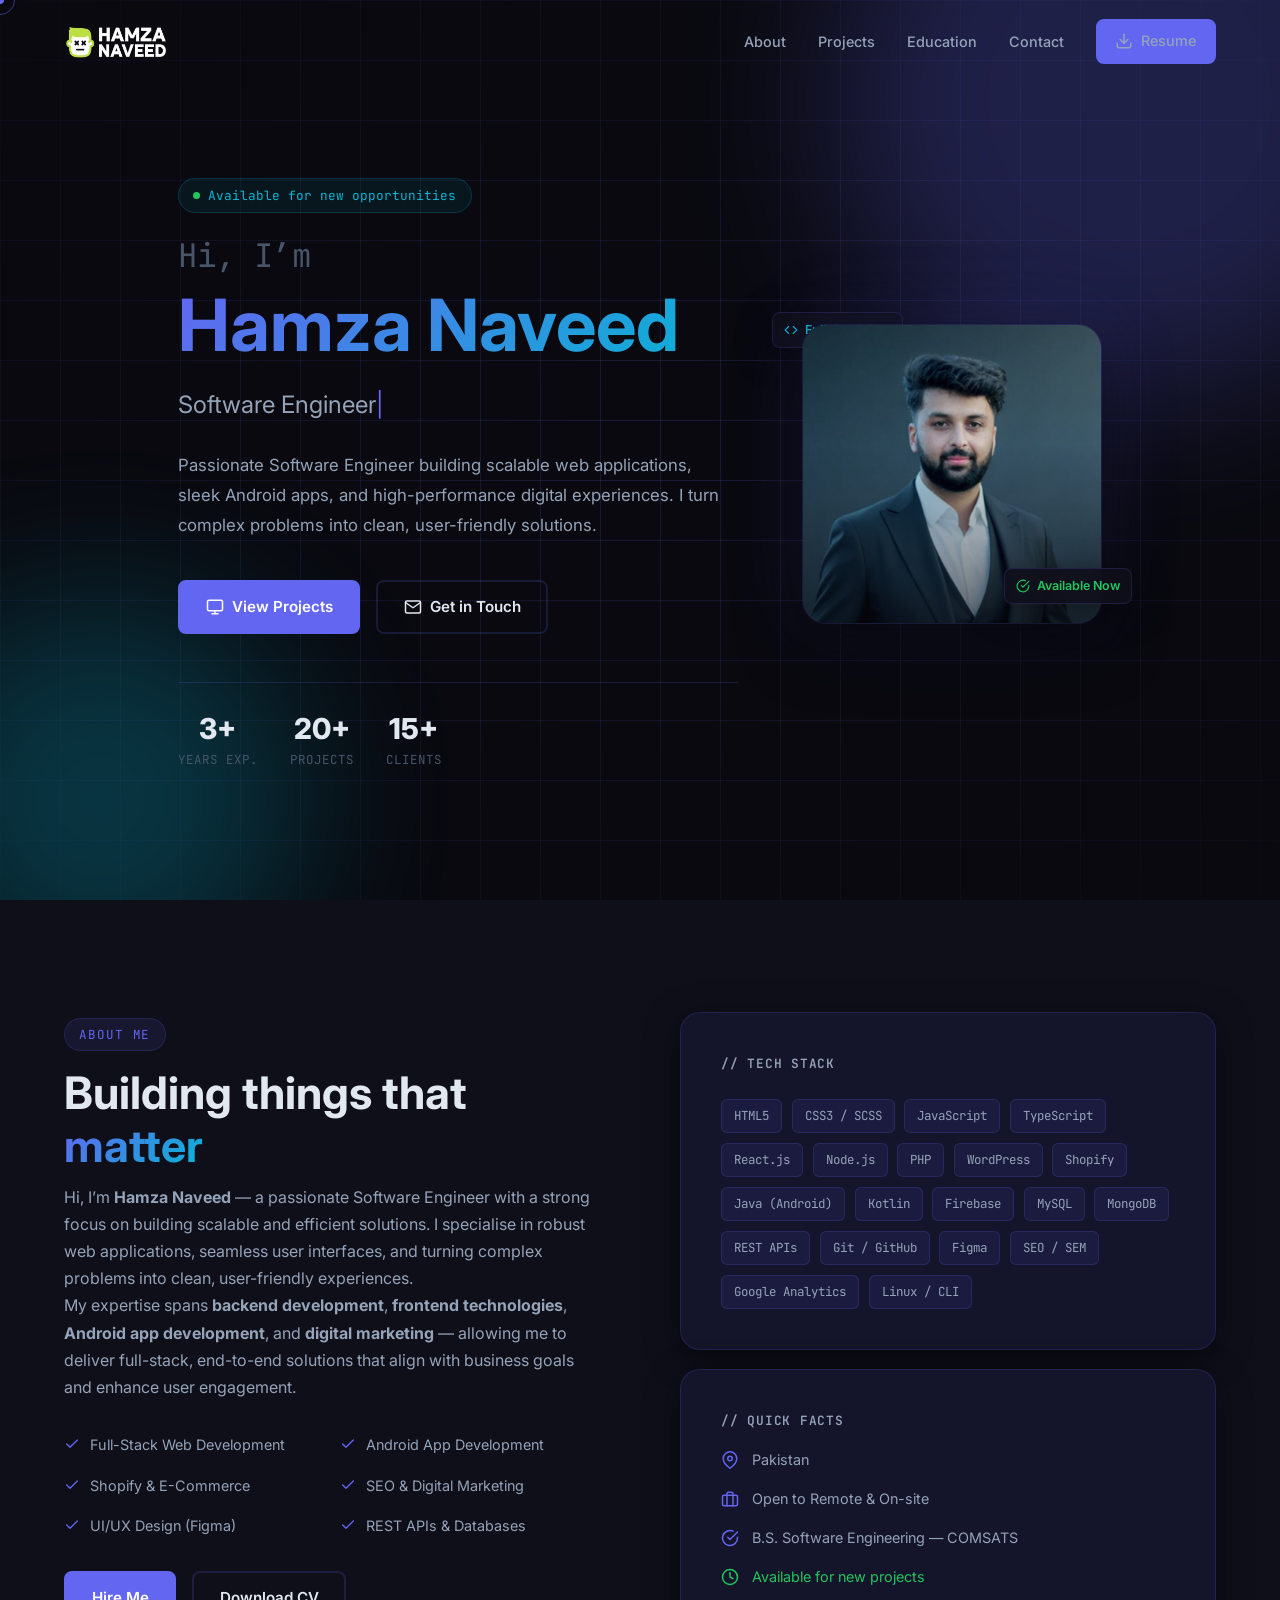
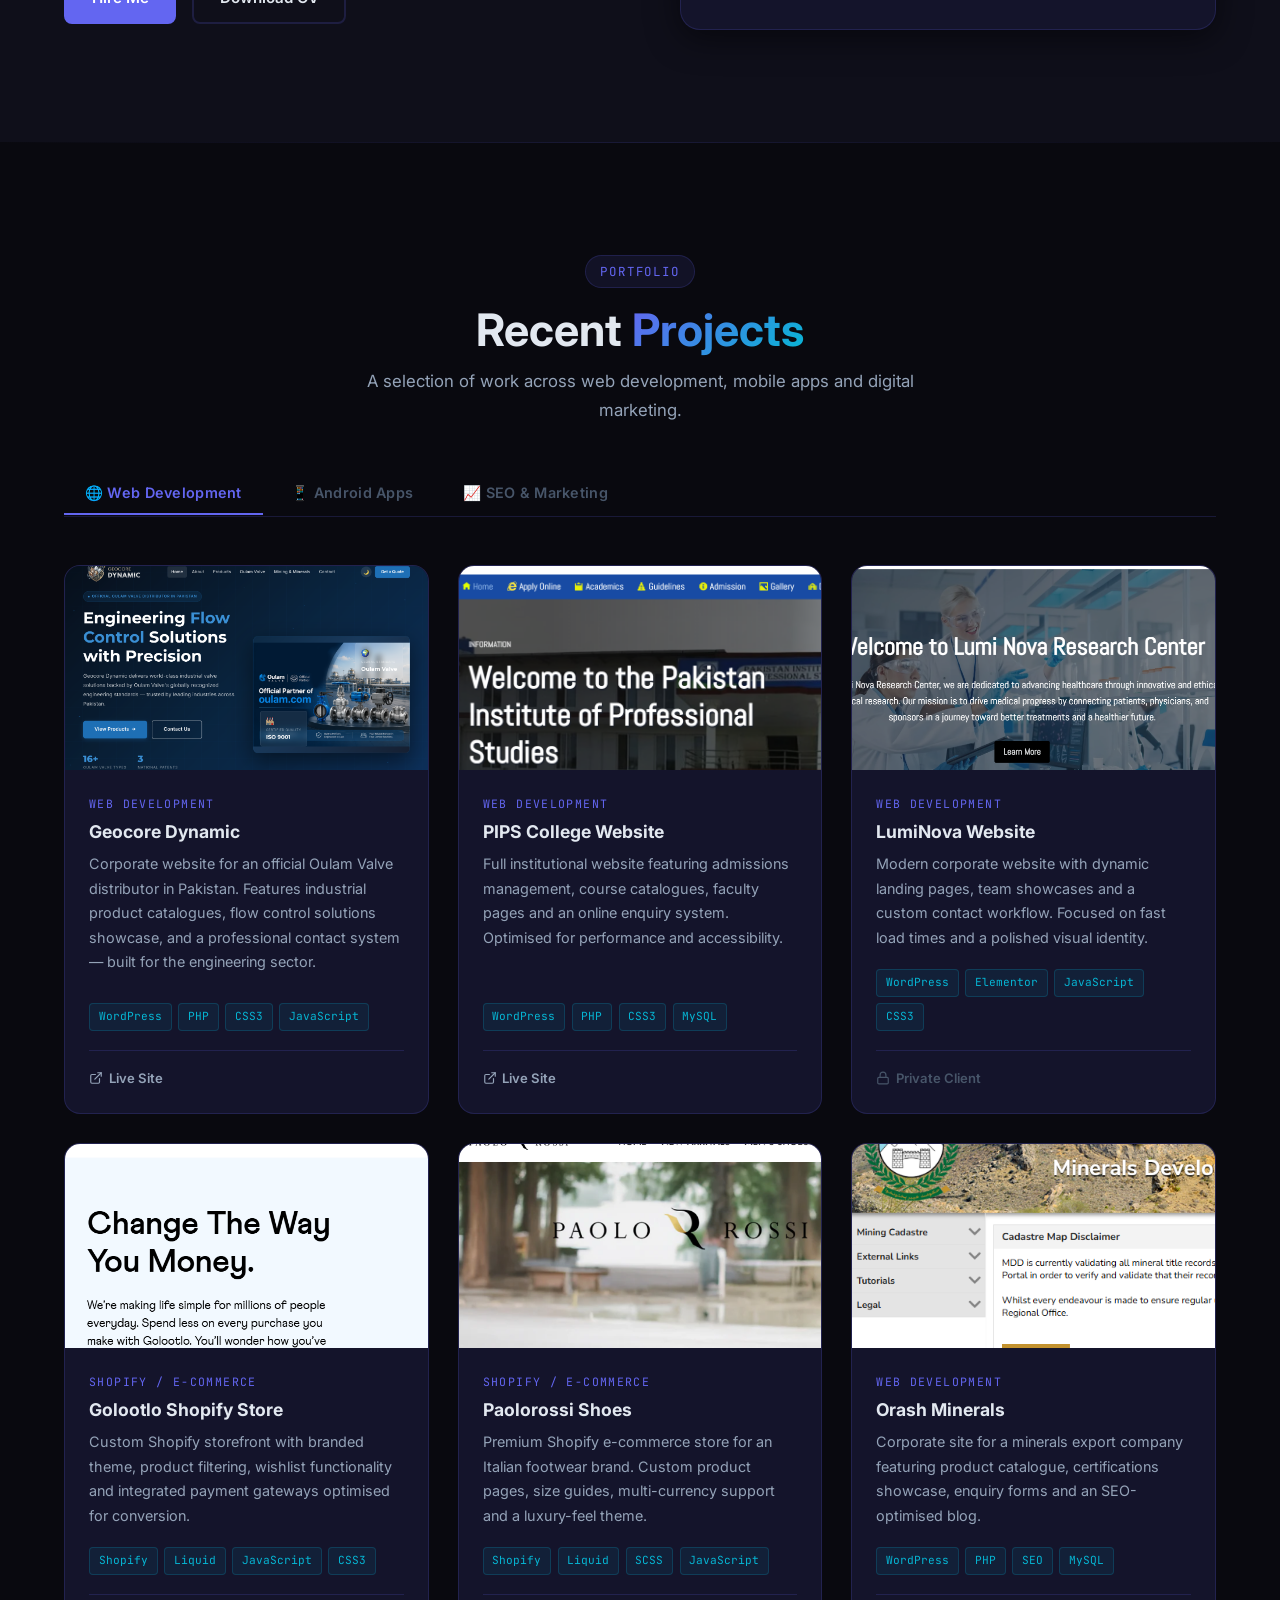
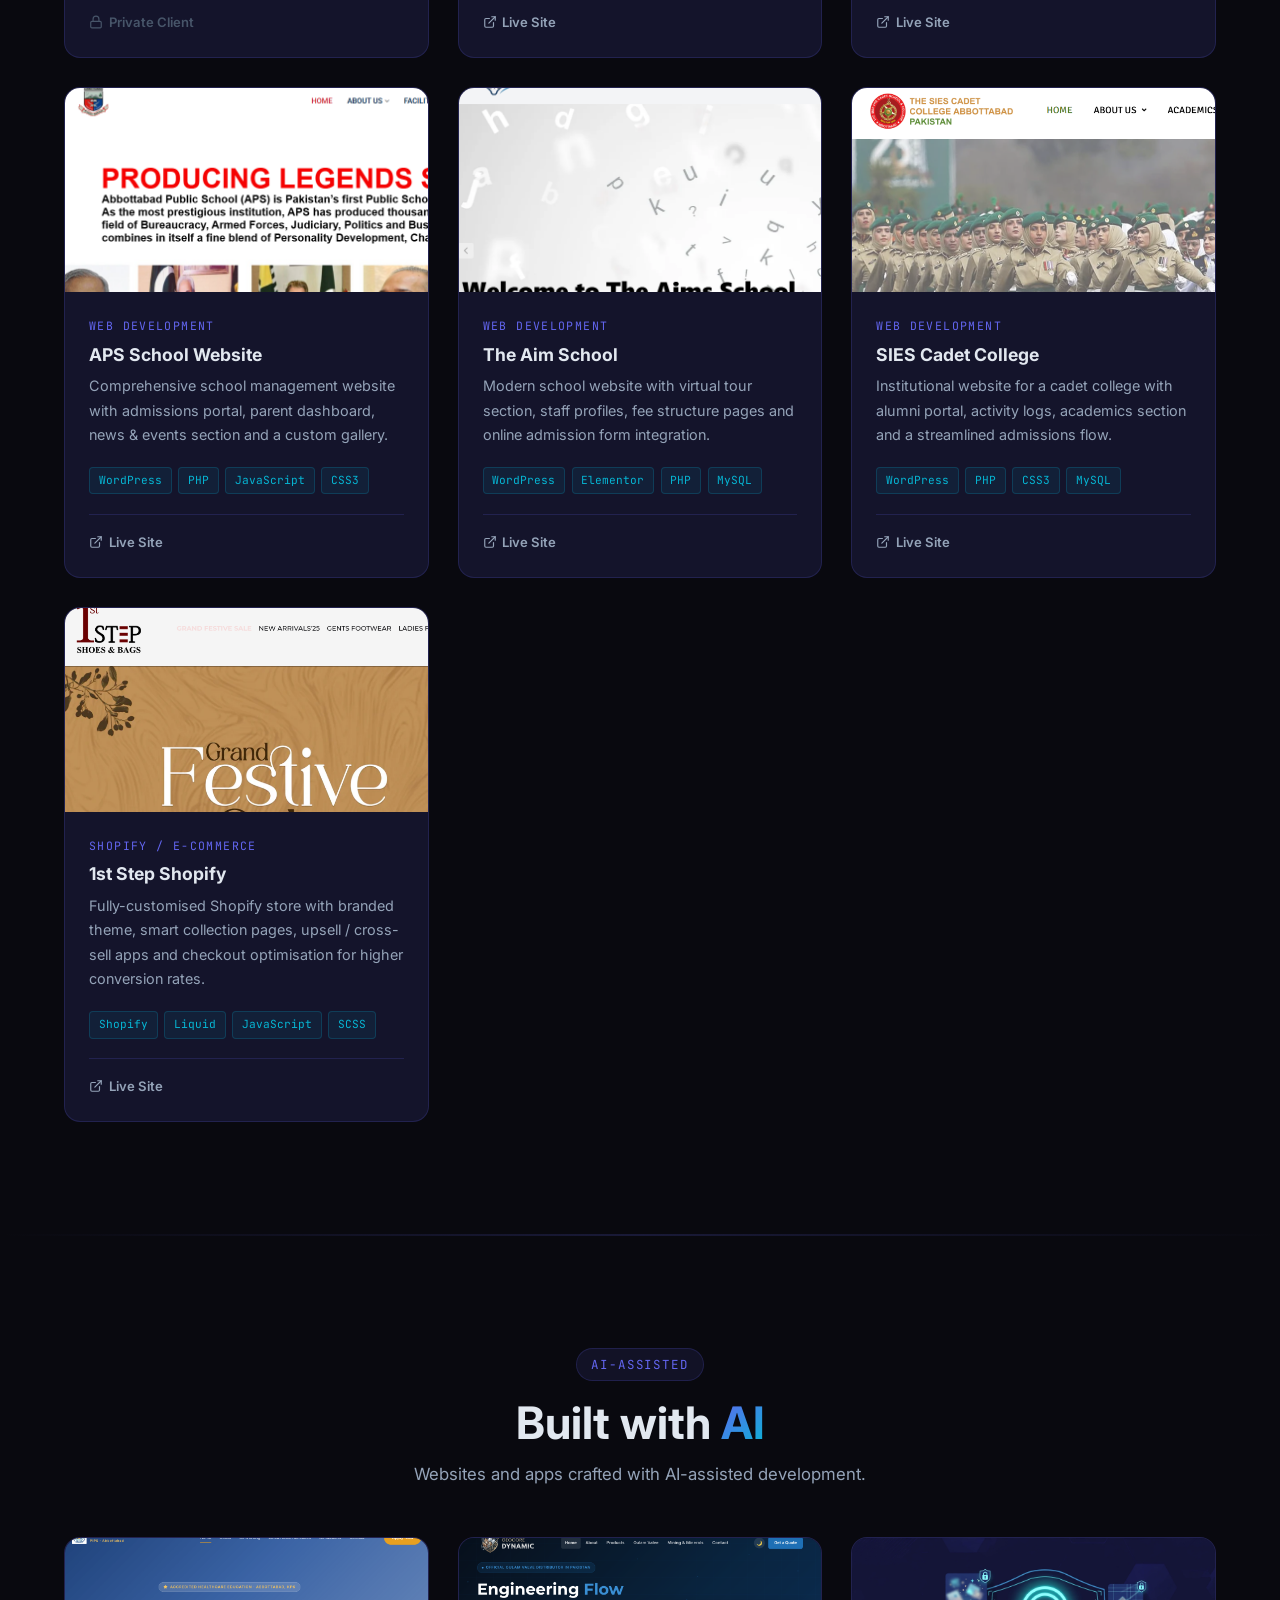
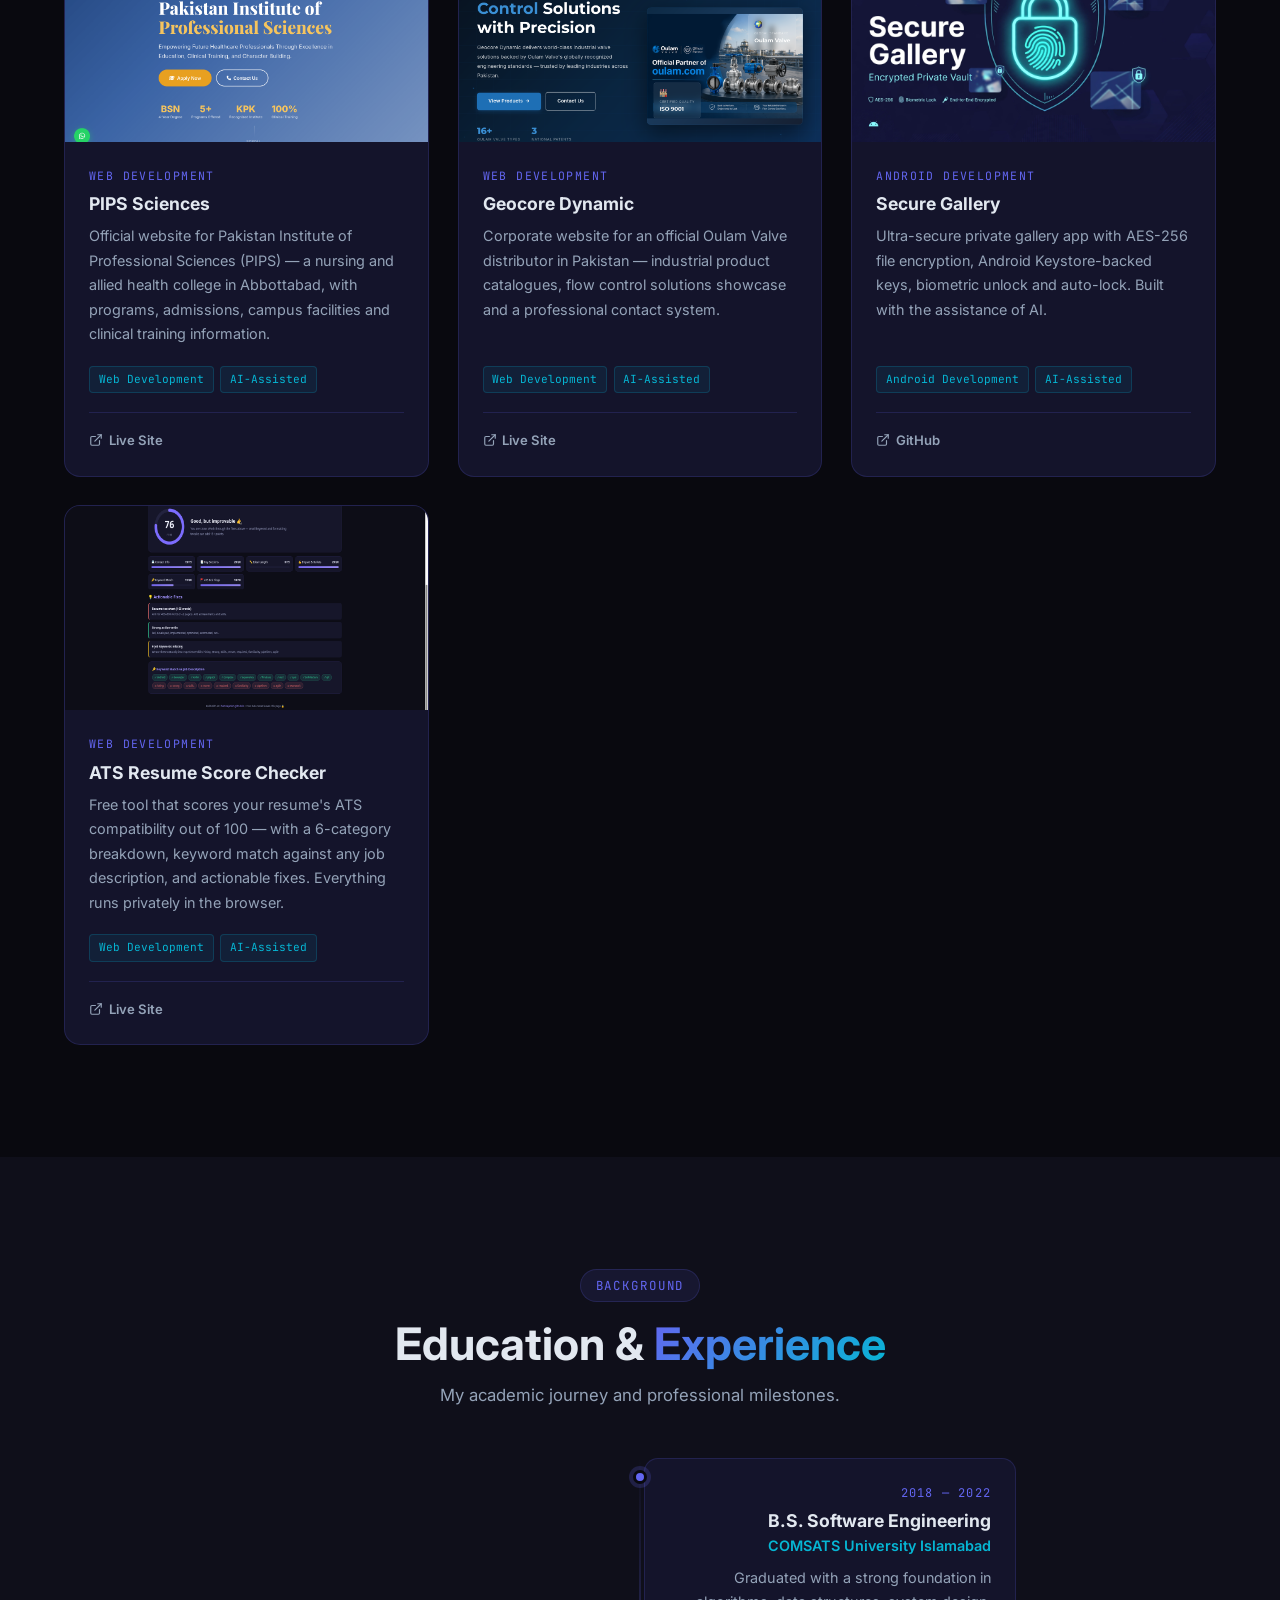
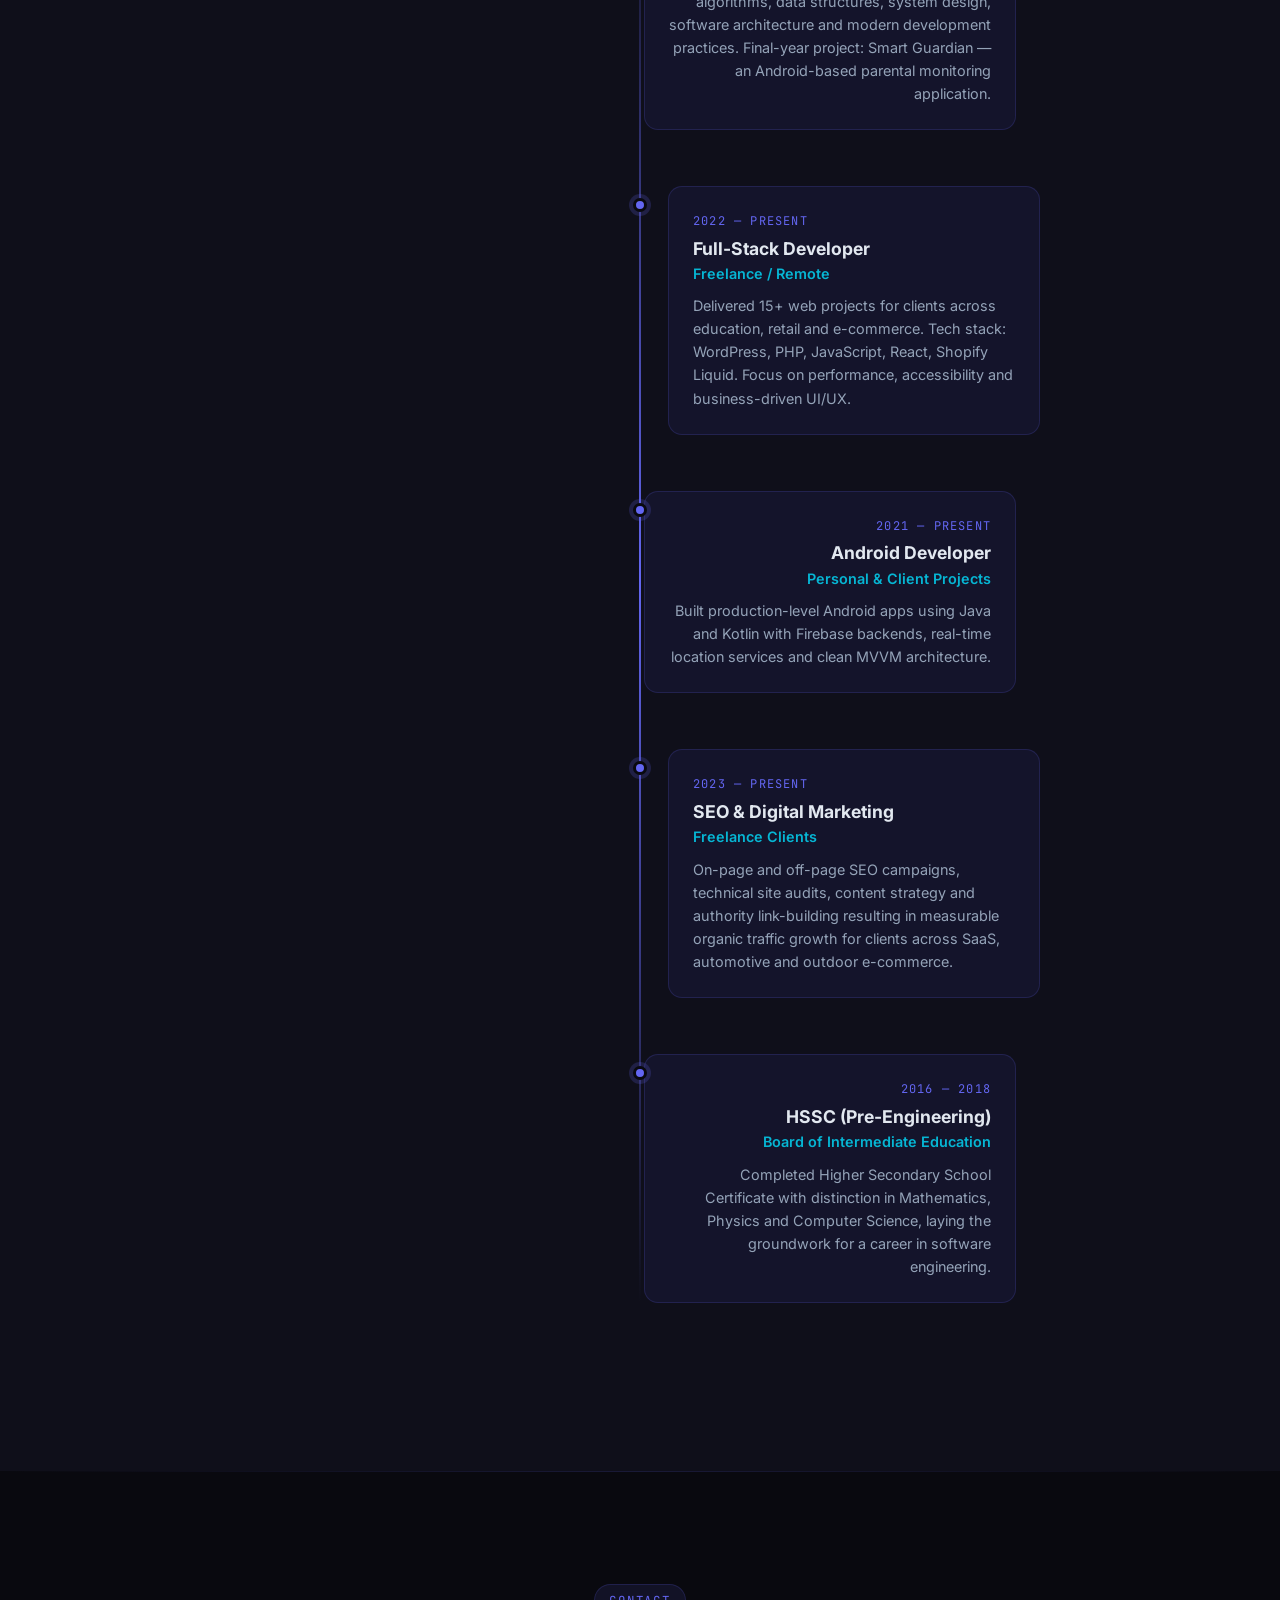
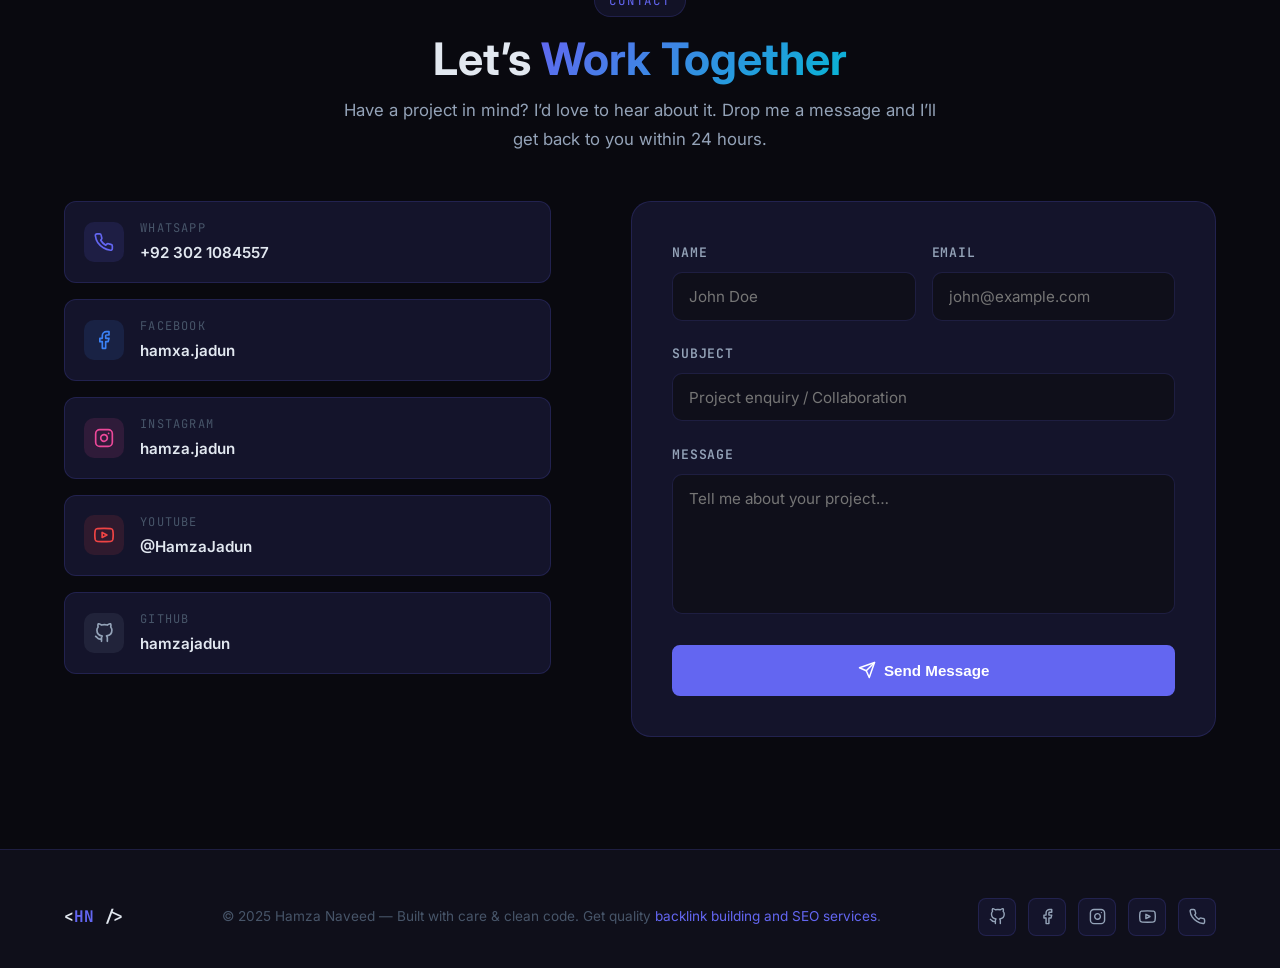
<file: index.html>
<!DOCTYPE html>
<html lang="en">
<head>
  <meta charset="UTF-8" />
  <meta name="viewport" content="width=device-width, initial-scale=1.0" />
  <meta name="description" content="Hamza Naveed — Software Engineer specialising in full-stack web, Android development and SEO. Based in Pakistan." />
  <meta name="author" content="Hamza Naveed" />
  <meta property="og:title" content="Hamza Naveed — Software Engineer" />
  <meta property="og:description" content="Full-stack developer, Android engineer and digital marketing strategist." />
  <meta property="og:type" content="website" />
  <title>Hamza Naveed — Software Engineer</title>
  <link rel="icon" href="assets/logo.png" type="image/png" />
  <link rel="preconnect" href="https://fonts.googleapis.com" />
  <link rel="preconnect" href="https://fonts.gstatic.com" crossorigin />
  <link href="https://fonts.googleapis.com/css2?family=Inter:wght@400;500;600;700;800&family=JetBrains+Mono:wght@400;600;700&display=swap" rel="stylesheet" />
  <link rel="stylesheet" href="assets/css/style.css" />
</head>
<body>
  <nav id="navbar" aria-label="Primary navigation">
    <div class="container nav-inner">
      <a href="#hero" class="nav-logo"><img src="assets/logo.png" alt="Hamza Naveed" class="nav-logo-img" /></a>
      <ul class="nav-links" id="navLinksMenu" role="list">
        <li><a href="#about">About</a></li>
        <li><a href="#projects">Projects</a></li>
        <li><a href="#education">Education</a></li>
        <li><a href="#contact">Contact</a></li>
        <li><a href="index_files/resume.pdf" download class="btn btn-primary nav-cta"><svg xmlns="http://www.w3.org/2000/svg" viewBox="0 0 24 24" fill="none" stroke="currentColor" stroke-width="2" stroke-linecap="round" stroke-linejoin="round" aria-hidden="true"><path d="M21 15v4a2 2 0 0 1-2 2H5a2 2 0 0 1-2-2v-4"/><polyline points="7 10 12 15 17 10"/><line x1="12" y1="15" x2="12" y2="3"/></svg>Resume</a></li>
      </ul>
      <button class="nav-toggle" id="navToggle" aria-label="Toggle menu" aria-expanded="false"><span></span><span></span><span></span></button>
    </div>
  </nav>

  <section id="hero">
    <div class="hero-orb orb-1" aria-hidden="true"></div>
    <div class="hero-orb orb-2" aria-hidden="true"></div>
    <div class="container hero-inner">
      <div class="hero-content">
        <div class="hero-badge">Available for new opportunities</div>
        <h1 class="hero-title">
          <span class="mono" style="font-size:.45em;font-weight:400;display:block;margin-bottom:.4rem;color:var(--text-faint)">Hi, I&rsquo;m</span>
          <span class="name gradient-text">Hamza Naveed</span>
        </h1>
        <p class="hero-sub"><span id="typed-text"></span><span class="typed-cursor" aria-hidden="true">|</span></p>
        <p class="hero-desc">Passionate Software Engineer building scalable web applications, sleek Android apps, and high-performance digital experiences. I turn complex problems into clean, user-friendly solutions.</p>
        <div class="hero-actions">
          <a href="#projects" class="btn btn-primary"><svg xmlns="http://www.w3.org/2000/svg" viewBox="0 0 24 24" fill="none" stroke="currentColor" stroke-width="2" stroke-linecap="round" stroke-linejoin="round" aria-hidden="true"><rect x="2" y="3" width="20" height="14" rx="2" ry="2"/><line x1="8" y1="21" x2="16" y2="21"/><line x1="12" y1="17" x2="12" y2="21"/></svg>View Projects</a>
          <a href="#contact" class="btn btn-outline"><svg xmlns="http://www.w3.org/2000/svg" viewBox="0 0 24 24" fill="none" stroke="currentColor" stroke-width="2" stroke-linecap="round" stroke-linejoin="round" aria-hidden="true"><path d="M4 4h16c1.1 0 2 .9 2 2v12c0 1.1-.9 2-2 2H4c-1.1 0-2-.9-2-2V6c0-1.1.9-2 2-2z"/><polyline points="22,6 12,13 2,6"/></svg>Get in Touch</a>
        </div>
        <div class="hero-stats reveal-stagger">
          <div class="stat-item"><div class="stat-num" data-target="3" data-suffix="+">3+</div><div class="stat-label">Years Exp.</div></div>
          <div class="stat-item"><div class="stat-num" data-target="20" data-suffix="+">20+</div><div class="stat-label">Projects</div></div>
          <div class="stat-item"><div class="stat-num" data-target="15" data-suffix="+">15+</div><div class="stat-label">Clients</div></div>
        </div>
      </div>
      <div class="hero-visual" aria-hidden="true">
        <div class="hero-chip chip-1"><svg xmlns="http://www.w3.org/2000/svg" viewBox="0 0 24 24" fill="none" stroke="currentColor" stroke-width="2" stroke-linecap="round" stroke-linejoin="round"><polyline points="16 18 22 12 16 6"/><polyline points="8 6 2 12 8 18"/></svg>Full-Stack Dev</div>
        <div class="hero-img-wrap"><img src="index_files/WhatsApp-Image-2025-06-02-at-1.49.25-PM-2-768x1024.jpeg" alt="Hamza Naveed" loading="eager" width="300" height="400" /></div>
        <div class="hero-chip chip-2"><svg xmlns="http://www.w3.org/2000/svg" viewBox="0 0 24 24" fill="none" stroke="currentColor" stroke-width="2" stroke-linecap="round" stroke-linejoin="round"><path d="M22 11.08V12a10 10 0 1 1-5.93-9.14"/><polyline points="22 4 12 14.01 9 11.01"/></svg>Available Now</div>
      </div>
    </div>
  </section>

  <section id="about" class="section">
    <div class="container">
      <div class="about-grid">
        <div class="reveal-left">
          <span class="section-tag">About Me</span>
          <h2 class="section-title">Building things that <span class="gradient-text">matter</span></h2>
          <p>Hi, I&rsquo;m <strong>Hamza Naveed</strong> &mdash; a passionate Software Engineer with a strong focus on building scalable and efficient solutions. I specialise in robust web applications, seamless user interfaces, and turning complex problems into clean, user-friendly experiences.</p>
          <p>My expertise spans <strong>backend development</strong>, <strong>frontend technologies</strong>, <strong>Android app development</strong>, and <strong>digital marketing</strong> &mdash; allowing me to deliver full-stack, end-to-end solutions that align with business goals and enhance user engagement.</p>
          <div class="about-highlights reveal-stagger">
            <div class="highlight-item"><svg xmlns="http://www.w3.org/2000/svg" viewBox="0 0 24 24" fill="none" stroke="currentColor" stroke-width="2" stroke-linecap="round" stroke-linejoin="round" aria-hidden="true"><polyline points="20 6 9 17 4 12"/></svg>Full-Stack Web Development</div>
            <div class="highlight-item"><svg xmlns="http://www.w3.org/2000/svg" viewBox="0 0 24 24" fill="none" stroke="currentColor" stroke-width="2" stroke-linecap="round" stroke-linejoin="round" aria-hidden="true"><polyline points="20 6 9 17 4 12"/></svg>Android App Development</div>
            <div class="highlight-item"><svg xmlns="http://www.w3.org/2000/svg" viewBox="0 0 24 24" fill="none" stroke="currentColor" stroke-width="2" stroke-linecap="round" stroke-linejoin="round" aria-hidden="true"><polyline points="20 6 9 17 4 12"/></svg>Shopify &amp; E-Commerce</div>
            <div class="highlight-item"><svg xmlns="http://www.w3.org/2000/svg" viewBox="0 0 24 24" fill="none" stroke="currentColor" stroke-width="2" stroke-linecap="round" stroke-linejoin="round" aria-hidden="true"><polyline points="20 6 9 17 4 12"/></svg>SEO &amp; Digital Marketing</div>
            <div class="highlight-item"><svg xmlns="http://www.w3.org/2000/svg" viewBox="0 0 24 24" fill="none" stroke="currentColor" stroke-width="2" stroke-linecap="round" stroke-linejoin="round" aria-hidden="true"><polyline points="20 6 9 17 4 12"/></svg>UI/UX Design (Figma)</div>
            <div class="highlight-item"><svg xmlns="http://www.w3.org/2000/svg" viewBox="0 0 24 24" fill="none" stroke="currentColor" stroke-width="2" stroke-linecap="round" stroke-linejoin="round" aria-hidden="true"><polyline points="20 6 9 17 4 12"/></svg>REST APIs &amp; Databases</div>
          </div>
          <div style="margin-top:2rem;display:flex;gap:1rem;flex-wrap:wrap;">
            <a href="#contact" class="btn btn-primary">Hire Me</a>
            <a href="index_files/resume.pdf" download class="btn btn-outline">Download CV</a>
          </div>
        </div>
        <div class="reveal-right">
          <div class="about-card">
            <p class="about-card-title">// Tech Stack</p>
            <div class="skills-cloud">
              <span class="skill-tag">HTML5</span><span class="skill-tag">CSS3 / SCSS</span><span class="skill-tag">JavaScript</span><span class="skill-tag">TypeScript</span><span class="skill-tag">React.js</span><span class="skill-tag">Node.js</span><span class="skill-tag">PHP</span><span class="skill-tag">WordPress</span><span class="skill-tag">Shopify</span><span class="skill-tag">Java (Android)</span><span class="skill-tag">Kotlin</span><span class="skill-tag">Firebase</span><span class="skill-tag">MySQL</span><span class="skill-tag">MongoDB</span><span class="skill-tag">REST APIs</span><span class="skill-tag">Git / GitHub</span><span class="skill-tag">Figma</span><span class="skill-tag">SEO / SEM</span><span class="skill-tag">Google Analytics</span><span class="skill-tag">Linux / CLI</span>
            </div>
          </div>
          <div class="about-card" style="margin-top:1.2rem;">
            <p class="about-card-title">// Quick Facts</p>
            <div style="display:flex;flex-direction:column;gap:.9rem;margin-top:1rem;">
              <div style="display:flex;align-items:center;gap:.8rem;"><svg xmlns="http://www.w3.org/2000/svg" width="18" height="18" viewBox="0 0 24 24" fill="none" stroke="var(--accent)" stroke-width="2" stroke-linecap="round" stroke-linejoin="round" aria-hidden="true"><path d="M21 10c0 7-9 13-9 13s-9-6-9-13a9 9 0 0 1 18 0z"/><circle cx="12" cy="10" r="3"/></svg><span style="font-size:.9rem;color:var(--text-muted)">Pakistan</span></div>
              <div style="display:flex;align-items:center;gap:.8rem;"><svg xmlns="http://www.w3.org/2000/svg" width="18" height="18" viewBox="0 0 24 24" fill="none" stroke="var(--accent)" stroke-width="2" stroke-linecap="round" stroke-linejoin="round" aria-hidden="true"><rect x="2" y="7" width="20" height="14" rx="2" ry="2"/><path d="M16 21V5a2 2 0 0 0-2-2h-4a2 2 0 0 0-2 2v16"/></svg><span style="font-size:.9rem;color:var(--text-muted)">Open to Remote &amp; On-site</span></div>
              <div style="display:flex;align-items:center;gap:.8rem;"><svg xmlns="http://www.w3.org/2000/svg" width="18" height="18" viewBox="0 0 24 24" fill="none" stroke="var(--accent)" stroke-width="2" stroke-linecap="round" stroke-linejoin="round" aria-hidden="true"><path d="M22 11.08V12a10 10 0 1 1-5.93-9.14"/><polyline points="22 4 12 14.01 9 11.01"/></svg><span style="font-size:.9rem;color:var(--text-muted)">B.S. Software Engineering &mdash; COMSATS</span></div>
              <div style="display:flex;align-items:center;gap:.8rem;"><svg xmlns="http://www.w3.org/2000/svg" width="18" height="18" viewBox="0 0 24 24" fill="none" stroke="var(--success)" stroke-width="2" stroke-linecap="round" stroke-linejoin="round" aria-hidden="true"><circle cx="12" cy="12" r="10"/><polyline points="12 6 12 12 16 14"/></svg><span style="font-size:.9rem;color:var(--success)">Available for new projects</span></div>
            </div>
          </div>
        </div>
      </div>
    </div>
  </section>

  <div class="divider"></div>

  <section id="projects" class="section">
    <div class="container">
      <div class="text-center reveal">
        <span class="section-tag">Portfolio</span>
        <h2 class="section-title">Recent <span class="gradient-text">Projects</span></h2>
        <p class="section-lead">A selection of work across web development, mobile apps and digital marketing.</p>
      </div>
      <div class="project-tabs reveal" role="tablist">
        <button class="tab-btn active" data-tab="web" role="tab" aria-selected="true">&#127760; Web Development</button>
        <button class="tab-btn" data-tab="android" role="tab" aria-selected="false">&#128241; Android Apps</button>
        <button class="tab-btn" data-tab="seo" role="tab" aria-selected="false">&#128200; SEO &amp; Marketing</button>
      </div>

      <div class="tab-panel active projects-grid" id="tab-web" role="tabpanel">
        <article class="project-card reveal"><div class="project-img"><img src="assets/geocoredynamic.png" alt="Geocore Dynamic Website" loading="lazy"/></div><div class="project-body"><p class="project-category">Web Development</p><h3 class="project-title">Geocore Dynamic</h3><p class="project-desc">Corporate website for an official Oulam Valve distributor in Pakistan. Features industrial product catalogues, flow control solutions showcase, and a professional contact system — built for the engineering sector.</p><div class="project-stack"><span class="stack-tag">WordPress</span><span class="stack-tag">PHP</span><span class="stack-tag">CSS3</span><span class="stack-tag">JavaScript</span></div><div class="project-links"><a href="https://geocoredynamic.com/" target="_blank" rel="noopener noreferrer" class="project-link"><svg xmlns="http://www.w3.org/2000/svg" viewBox="0 0 24 24" fill="none" stroke="currentColor" stroke-width="2" stroke-linecap="round" stroke-linejoin="round" aria-hidden="true"><path d="M18 13v6a2 2 0 0 1-2 2H5a2 2 0 0 1-2-2V8a2 2 0 0 1 2-2h6"/><polyline points="15 3 21 3 21 9"/><line x1="10" y1="14" x2="21" y2="3"/></svg>Live Site</a></div></div></article>

        <article class="project-card reveal"><div class="project-img"><img src="index_files/image-1.png" alt="PIPS College Website" loading="lazy"/></div><div class="project-body"><p class="project-category">Web Development</p><h3 class="project-title">PIPS College Website</h3><p class="project-desc">Full institutional website featuring admissions management, course catalogues, faculty pages and an online enquiry system. Optimised for performance and accessibility.</p><div class="project-stack"><span class="stack-tag">WordPress</span><span class="stack-tag">PHP</span><span class="stack-tag">CSS3</span><span class="stack-tag">MySQL</span></div><div class="project-links"><a href="https://pips.edu.pk/" target="_blank" rel="noopener noreferrer" class="project-link"><svg xmlns="http://www.w3.org/2000/svg" viewBox="0 0 24 24" fill="none" stroke="currentColor" stroke-width="2" stroke-linecap="round" stroke-linejoin="round" aria-hidden="true"><path d="M18 13v6a2 2 0 0 1-2 2H5a2 2 0 0 1-2-2V8a2 2 0 0 1 2-2h6"/><polyline points="15 3 21 3 21 9"/><line x1="10" y1="14" x2="21" y2="3"/></svg>Live Site</a></div></div></article>

        <article class="project-card reveal"><div class="project-img"><img src="index_files/image-2.png" alt="LumiNova Website" loading="lazy"/></div><div class="project-body"><p class="project-category">Web Development</p><h3 class="project-title">LumiNova Website</h3><p class="project-desc">Modern corporate website with dynamic landing pages, team showcases and a custom contact workflow. Focused on fast load times and a polished visual identity.</p><div class="project-stack"><span class="stack-tag">WordPress</span><span class="stack-tag">Elementor</span><span class="stack-tag">JavaScript</span><span class="stack-tag">CSS3</span></div><div class="project-links"><span class="project-link" style="color:var(--text-faint);cursor:default;"><svg xmlns="http://www.w3.org/2000/svg" viewBox="0 0 24 24" fill="none" stroke="currentColor" stroke-width="2" stroke-linecap="round" stroke-linejoin="round" aria-hidden="true"><rect x="3" y="11" width="18" height="11" rx="2" ry="2"/><path d="M7 11V7a5 5 0 0 1 10 0v4"/></svg>Private Client</span></div></div></article>

        <article class="project-card reveal"><div class="project-img"><img src="index_files/image-11.png" alt="Golootlo Shopify Store" loading="lazy"/></div><div class="project-body"><p class="project-category">Shopify / E-Commerce</p><h3 class="project-title">Golootlo Shopify Store</h3><p class="project-desc">Custom Shopify storefront with branded theme, product filtering, wishlist functionality and integrated payment gateways optimised for conversion.</p><div class="project-stack"><span class="stack-tag">Shopify</span><span class="stack-tag">Liquid</span><span class="stack-tag">JavaScript</span><span class="stack-tag">CSS3</span></div><div class="project-links"><span class="project-link" style="color:var(--text-faint);cursor:default;"><svg xmlns="http://www.w3.org/2000/svg" viewBox="0 0 24 24" fill="none" stroke="currentColor" stroke-width="2" stroke-linecap="round" stroke-linejoin="round" aria-hidden="true"><rect x="3" y="11" width="18" height="11" rx="2" ry="2"/><path d="M7 11V7a5 5 0 0 1 10 0v4"/></svg>Private Client</span></div></div></article>

        <article class="project-card reveal"><div class="project-img"><img src="index_files/image-10.png" alt="Paolorossi Shoes" loading="lazy"/></div><div class="project-body"><p class="project-category">Shopify / E-Commerce</p><h3 class="project-title">Paolorossi Shoes</h3><p class="project-desc">Premium Shopify e-commerce store for an Italian footwear brand. Custom product pages, size guides, multi-currency support and a luxury-feel theme.</p><div class="project-stack"><span class="stack-tag">Shopify</span><span class="stack-tag">Liquid</span><span class="stack-tag">SCSS</span><span class="stack-tag">JavaScript</span></div><div class="project-links"><a href="https://paolorossishoes.com/" target="_blank" rel="noopener noreferrer" class="project-link"><svg xmlns="http://www.w3.org/2000/svg" viewBox="0 0 24 24" fill="none" stroke="currentColor" stroke-width="2" stroke-linecap="round" stroke-linejoin="round" aria-hidden="true"><path d="M18 13v6a2 2 0 0 1-2 2H5a2 2 0 0 1-2-2V8a2 2 0 0 1 2-2h6"/><polyline points="15 3 21 3 21 9"/><line x1="10" y1="14" x2="21" y2="3"/></svg>Live Site</a></div></div></article>

        <article class="project-card reveal"><div class="project-img"><img src="index_files/image-9.png" alt="Orash Minerals" loading="lazy"/></div><div class="project-body"><p class="project-category">Web Development</p><h3 class="project-title">Orash Minerals</h3><p class="project-desc">Corporate site for a minerals export company featuring product catalogue, certifications showcase, enquiry forms and an SEO-optimised blog.</p><div class="project-stack"><span class="stack-tag">WordPress</span><span class="stack-tag">PHP</span><span class="stack-tag">SEO</span><span class="stack-tag">MySQL</span></div><div class="project-links"><a href="https://orushminerals.com/" target="_blank" rel="noopener noreferrer" class="project-link"><svg xmlns="http://www.w3.org/2000/svg" viewBox="0 0 24 24" fill="none" stroke="currentColor" stroke-width="2" stroke-linecap="round" stroke-linejoin="round" aria-hidden="true"><path d="M18 13v6a2 2 0 0 1-2 2H5a2 2 0 0 1-2-2V8a2 2 0 0 1 2-2h6"/><polyline points="15 3 21 3 21 9"/><line x1="10" y1="14" x2="21" y2="3"/></svg>Live Site</a></div></div></article>

        <article class="project-card reveal"><div class="project-img"><img src="index_files/image-8.png" alt="APS School Website" loading="lazy"/></div><div class="project-body"><p class="project-category">Web Development</p><h3 class="project-title">APS School Website</h3><p class="project-desc">Comprehensive school management website with admissions portal, parent dashboard, news &amp; events section and a custom gallery.</p><div class="project-stack"><span class="stack-tag">WordPress</span><span class="stack-tag">PHP</span><span class="stack-tag">JavaScript</span><span class="stack-tag">CSS3</span></div><div class="project-links"><a href="https://aps.edu.pk/" target="_blank" rel="noopener noreferrer" class="project-link"><svg xmlns="http://www.w3.org/2000/svg" viewBox="0 0 24 24" fill="none" stroke="currentColor" stroke-width="2" stroke-linecap="round" stroke-linejoin="round" aria-hidden="true"><path d="M18 13v6a2 2 0 0 1-2 2H5a2 2 0 0 1-2-2V8a2 2 0 0 1 2-2h6"/><polyline points="15 3 21 3 21 9"/><line x1="10" y1="14" x2="21" y2="3"/></svg>Live Site</a></div></div></article>

        <article class="project-card reveal"><div class="project-img"><img src="index_files/image-7.png" alt="The Aim School" loading="lazy"/></div><div class="project-body"><p class="project-category">Web Development</p><h3 class="project-title">The Aim School</h3><p class="project-desc">Modern school website with virtual tour section, staff profiles, fee structure pages and online admission form integration.</p><div class="project-stack"><span class="stack-tag">WordPress</span><span class="stack-tag">Elementor</span><span class="stack-tag">PHP</span><span class="stack-tag">MySQL</span></div><div class="project-links"><a href="https://theaimschool.pk/" target="_blank" rel="noopener noreferrer" class="project-link"><svg xmlns="http://www.w3.org/2000/svg" viewBox="0 0 24 24" fill="none" stroke="currentColor" stroke-width="2" stroke-linecap="round" stroke-linejoin="round" aria-hidden="true"><path d="M18 13v6a2 2 0 0 1-2 2H5a2 2 0 0 1-2-2V8a2 2 0 0 1 2-2h6"/><polyline points="15 3 21 3 21 9"/><line x1="10" y1="14" x2="21" y2="3"/></svg>Live Site</a></div></div></article>

        <article class="project-card reveal"><div class="project-img"><img src="index_files/image-6.png" alt="SIES Cadet College" loading="lazy"/></div><div class="project-body"><p class="project-category">Web Development</p><h3 class="project-title">SIES Cadet College</h3><p class="project-desc">Institutional website for a cadet college with alumni portal, activity logs, academics section and a streamlined admissions flow.</p><div class="project-stack"><span class="stack-tag">WordPress</span><span class="stack-tag">PHP</span><span class="stack-tag">CSS3</span><span class="stack-tag">MySQL</span></div><div class="project-links"><a href="https://siescadetcollegeabbottabad.com/" target="_blank" rel="noopener noreferrer" class="project-link"><svg xmlns="http://www.w3.org/2000/svg" viewBox="0 0 24 24" fill="none" stroke="currentColor" stroke-width="2" stroke-linecap="round" stroke-linejoin="round" aria-hidden="true"><path d="M18 13v6a2 2 0 0 1-2 2H5a2 2 0 0 1-2-2V8a2 2 0 0 1 2-2h6"/><polyline points="15 3 21 3 21 9"/><line x1="10" y1="14" x2="21" y2="3"/></svg>Live Site</a></div></div></article>

        <article class="project-card reveal"><div class="project-img"><img src="index_files/image-5.png" alt="1st Step Shopify" loading="lazy"/></div><div class="project-body"><p class="project-category">Shopify / E-Commerce</p><h3 class="project-title">1st Step Shopify</h3><p class="project-desc">Fully-customised Shopify store with branded theme, smart collection pages, upsell / cross-sell apps and checkout optimisation for higher conversion rates.</p><div class="project-stack"><span class="stack-tag">Shopify</span><span class="stack-tag">Liquid</span><span class="stack-tag">JavaScript</span><span class="stack-tag">SCSS</span></div><div class="project-links"><a href="https://1ststep.pk/" target="_blank" rel="noopener noreferrer" class="project-link"><svg xmlns="http://www.w3.org/2000/svg" viewBox="0 0 24 24" fill="none" stroke="currentColor" stroke-width="2" stroke-linecap="round" stroke-linejoin="round" aria-hidden="true"><path d="M18 13v6a2 2 0 0 1-2 2H5a2 2 0 0 1-2-2V8a2 2 0 0 1 2-2h6"/><polyline points="15 3 21 3 21 9"/><line x1="10" y1="14" x2="21" y2="3"/></svg>Live Site</a></div></div></article>
      </div>

      <div class="tab-panel projects-grid" id="tab-android" role="tabpanel">
        

        

        <article class="project-card reveal"><div class="project-img"><img src="index_files/image-20.png" alt="Smart Guardian" loading="lazy"/></div><div class="project-body"><p class="project-category">Android Development</p><h3 class="project-title">Smart Guardian</h3><p class="project-desc">Intelligent parental monitoring app with real-time GPS tracking, screen-time controls, app blocking and instant alert notifications to keep children safe online and offline.</p><div class="project-stack"><span class="stack-tag">Java</span><span class="stack-tag">Android SDK</span><span class="stack-tag">Firebase</span><span class="stack-tag">Google Maps API</span></div><div class="project-links"><a href="https://www.youtube.com/watch?v=SGFXqEn-GNQ&amp;t=16s" target="_blank" rel="noopener noreferrer" class="project-link"><svg xmlns="http://www.w3.org/2000/svg" viewBox="0 0 24 24" fill="none" stroke="currentColor" stroke-width="2" stroke-linecap="round" stroke-linejoin="round" aria-hidden="true"><polygon points="5 3 19 12 5 21 5 3"/></svg>Demo Video</a></div></div></article> <article class="project-card reveal"><div class="project-img"><img src="index_files/image-19.png" alt="Parental Controller" loading="lazy"/></div><div class="project-body"><p class="project-category">Android Development</p><h3 class="project-title">Parental Controller</h3><p class="project-desc">Advanced parental control app with granular app permissions, usage analytics, bedtime scheduling and a remote management dashboard for parents.</p><div class="project-stack"><span class="stack-tag">Java</span><span class="stack-tag">Android SDK</span><span class="stack-tag">Firebase</span><span class="stack-tag">SQLite</span></div><div class="project-links"><a href="https://www.youtube.com/watch?v=4vDjTzWprhc" target="_blank" rel="noopener noreferrer" class="project-link"><svg xmlns="http://www.w3.org/2000/svg" viewBox="0 0 24 24" fill="none" stroke="currentColor" stroke-width="2" stroke-linecap="round" stroke-linejoin="round" aria-hidden="true"><polygon points="5 3 19 12 5 21 5 3"/></svg>Demo Video</a></div></div></article> <article class="project-card reveal"><div class="project-img"><img src="assets/shildar-app.png" alt="Shildar App" loading="lazy"/></div><div class="project-body"><p class="project-category">Android Development</p><h3 class="project-title">Shildar App</h3><p class="project-desc">Child-safe browsing app that protects children from illegal and harmful web browsing by filtering and blocking inappropriate websites.</p><div class="project-stack"><span class="stack-tag">Android Development</span></div><div class="project-links"><a href="https://github.com/hamzajadun" target="_blank" rel="noopener noreferrer" class="project-link"><svg xmlns="http://www.w3.org/2000/svg" viewBox="0 0 24 24" fill="none" stroke="currentColor" stroke-width="2" stroke-linecap="round" stroke-linejoin="round" aria-hidden="true"><path d="M18 13v6a2 2 0 0 1-2 2H5a2 2 0 0 1-2-2V8a2 2 0 0 1 2-2h6"/><polyline points="15 3 21 3 21 9"/><line x1="10" y1="14" x2="21" y2="3"/></svg>GitHub</a></div></div></article> <article class="project-card reveal"><div class="project-img"><img src="index_files/image-21.png" alt="Shildar" loading="lazy"/></div><div class="project-body"><p class="project-category">UI/UX Design &middot; Android</p><h3 class="project-title">Shildar</h3><p class="project-desc">End-to-end UI/UX design for a social commerce Android app. Complete design system, user flows, interactive prototype and developer-ready Figma specs.</p><div class="project-stack"><span class="stack-tag">Figma</span><span class="stack-tag">Android Design</span><span class="stack-tag">Prototyping</span><span class="stack-tag">Design System</span></div><div class="project-links"><a href="https://www.figma.com/design/Wtc4MseSM3NjP38mK5Pdmc/Shildar?node-id=446-9136" target="_blank" rel="noopener noreferrer" class="project-link"><svg xmlns="http://www.w3.org/2000/svg" viewBox="0 0 24 24" fill="none" stroke="currentColor" stroke-width="2" stroke-linecap="round" stroke-linejoin="round" aria-hidden="true"><path d="M18 13v6a2 2 0 0 1-2 2H5a2 2 0 0 1-2-2V8a2 2 0 0 1 2-2h6"/><polyline points="15 3 21 3 21 9"/><line x1="10" y1="14" x2="21" y2="3"/></svg>View in Figma</a></div></div></article> 
      </div>

      <div class="tab-panel projects-grid" id="tab-seo" role="tabpanel">        <article class="project-card reveal"><div class="project-img"><img src="assets/rendermyjewelry.png" alt="RenderMyJewelry" loading="lazy"/></div><div class="project-body"><p class="project-category">Digital Marketing / SEO</p><h3 class="project-title">RenderMyJewelry</h3><p class="project-desc">Digital marketing and SEO support for a 3D jewelry rendering platform, helping designers and brands showcase photorealistic product experiences.</p><div class="project-stack"><span class="stack-tag">Technical SEO</span><span class="stack-tag">Content Marketing</span><span class="stack-tag">Google Analytics</span><span class="stack-tag">Meta Pixel</span></div><div class="project-links"><a href="https://rendermyjewelry.com/" target="_blank" rel="noopener noreferrer" class="project-link"><svg xmlns="http://www.w3.org/2000/svg" viewBox="0 0 24 24" fill="none" stroke="currentColor" stroke-width="2" stroke-linecap="round" stroke-linejoin="round" aria-hidden="true"><path d="M18 13v6a2 2 0 0 1-2 2H5a2 2 0 0 1 2-2V8a2 2 0 0 1 2-2h6"/><polyline points="15 3 21 3 21 9"/><line x1="10" y1="14" x2="21" y2="3"/></svg>Visit Site</a></div></div></article>

        <article class="project-card reveal"><div class="project-img"><img src="index_files/image-22.png" alt="InvitoAI SEO" loading="lazy"/></div><div class="project-body"><p class="project-category">On-Page / Off-Page SEO</p><h3 class="project-title">InvitoAI</h3><p class="project-desc">Comprehensive SEO strategy for an AI SaaS platform. Keyword research, technical audits, content optimisation, authority link-building and structured data markup resulting in 60%+ organic traffic growth.</p><div class="project-stack"><span class="stack-tag">On-Page SEO</span><span class="stack-tag">Link Building</span><span class="stack-tag">Schema Markup</span><span class="stack-tag">Content Strategy</span></div><div class="project-links"><a href="https://invitoai.com" target="_blank" rel="noopener noreferrer" class="project-link"><svg xmlns="http://www.w3.org/2000/svg" viewBox="0 0 24 24" fill="none" stroke="currentColor" stroke-width="2" stroke-linecap="round" stroke-linejoin="round" aria-hidden="true"><path d="M18 13v6a2 2 0 0 1-2 2H5a2 2 0 0 1-2-2V8a2 2 0 0 1 2-2h6"/><polyline points="15 3 21 3 21 9"/><line x1="10" y1="14" x2="21" y2="3"/></svg>Visit Site</a></div></div></article>

        <article class="project-card reveal"><div class="project-img"><img src="index_files/image-23.png" alt="Quick Motorcycle SEO" loading="lazy"/></div><div class="project-body"><p class="project-category">On-Page / Off-Page SEO</p><h3 class="project-title">Quick Motorcycle</h3><p class="project-desc">Full SEO campaign for an automotive marketplace. Technical site audit, category page optimisation, local SEO, citation building and competitive analysis.</p><div class="project-stack"><span class="stack-tag">Technical SEO</span><span class="stack-tag">Local SEO</span><span class="stack-tag">Google Search Console</span><span class="stack-tag">Ahrefs</span></div><div class="project-links"><a href="https://quickmotorcycle.com" target="_blank" rel="noopener noreferrer" class="project-link"><svg xmlns="http://www.w3.org/2000/svg" viewBox="0 0 24 24" fill="none" stroke="currentColor" stroke-width="2" stroke-linecap="round" stroke-linejoin="round" aria-hidden="true"><path d="M18 13v6a2 2 0 0 1-2 2H5a2 2 0 0 1-2-2V8a2 2 0 0 1 2-2h6"/><polyline points="15 3 21 3 21 9"/><line x1="10" y1="14" x2="21" y2="3"/></svg>Visit Site</a></div></div></article>

        <article class="project-card reveal"><div class="project-img"><img src="index_files/image-24.png" alt="LumiOutDoor SEO" loading="lazy"/></div><div class="project-body"><p class="project-category">On-Page / Off-Page SEO</p><h3 class="project-title">LumiOutDoor</h3><p class="project-desc">E-commerce SEO overhaul for an outdoor lighting brand. Product page optimisation, category SEO, backlink acquisition and a blog content strategy to improve domain authority and organic revenue.</p><div class="project-stack"><span class="stack-tag">E-Commerce SEO</span><span class="stack-tag">Content Marketing</span><span class="stack-tag">Google Analytics</span><span class="stack-tag">Semrush</span></div><div class="project-links"><a href="https://lumioutdoors.com/" target="_blank" rel="noopener noreferrer" class="project-link"><svg xmlns="http://www.w3.org/2000/svg" viewBox="0 0 24 24" fill="none" stroke="currentColor" stroke-width="2" stroke-linecap="round" stroke-linejoin="round" aria-hidden="true"><path d="M18 13v6a2 2 0 0 1-2 2H5a2 2 0 0 1-2-2V8a2 2 0 0 1 2-2h6"/><polyline points="15 3 21 3 21 9"/><line x1="10" y1="14" x2="21" y2="3"/></svg>Visit Site</a></div></div></article>
      </div>
    </div>
  </section>

  <div class="divider"></div>

  <div class="divider"></div>    <section id="built-with-ai" class="section">     <div class="container">       <div class="text-center reveal">         <span class="section-tag">AI-Assisted</span>         <h2 class="section-title">Built with <span class="gradient-text">AI</span></h2>         <p class="section-lead">Websites and apps crafted with AI-assisted development.</p>       </div>       <div class="projects-grid reveal">         <article class="project-card reveal"><div class="project-img"><img src="assets/pipssciences.png" alt="PIPS Sciences" loading="lazy"/></div><div class="project-body"><p class="project-category">Web Development</p><h3 class="project-title">PIPS Sciences</h3><p class="project-desc">Official website for Pakistan Institute of Professional Sciences (PIPS) — a nursing and allied health college in Abbottabad, with programs, admissions, campus facilities and clinical training information.</p><div class="project-stack"><span class="stack-tag">Web Development</span><span class="stack-tag">AI-Assisted</span></div><div class="project-links"><a href="https://pipssciences.com" target="_blank" rel="noopener noreferrer" class="project-link"><svg xmlns="http://www.w3.org/2000/svg" viewBox="0 0 24 24" fill="none" stroke="currentColor" stroke-width="2" stroke-linecap="round" stroke-linejoin="round" aria-hidden="true"><path d="M18 13v6a2 2 0 0 1-2 2H5a2 2 0 0 1-2-2V8a2 2 0 0 1 2-2h6"/><polyline points="15 3 21 3 21 9"/><line x1="10" y1="14" x2="21" y2="3"/></svg>Live Site</a></div></div></article>          <article class="project-card reveal"><div class="project-img"><img src="assets/geocoredynamic.png" alt="Geocore Dynamic" loading="lazy"/></div><div class="project-body"><p class="project-category">Web Development</p><h3 class="project-title">Geocore Dynamic</h3><p class="project-desc">Corporate website for an official Oulam Valve distributor in Pakistan — industrial product catalogues, flow control solutions showcase and a professional contact system.</p><div class="project-stack"><span class="stack-tag">Web Development</span><span class="stack-tag">AI-Assisted</span></div><div class="project-links"><a href="https://geocoredynamic.com" target="_blank" rel="noopener noreferrer" class="project-link"><svg xmlns="http://www.w3.org/2000/svg" viewBox="0 0 24 24" fill="none" stroke="currentColor" stroke-width="2" stroke-linecap="round" stroke-linejoin="round" aria-hidden="true"><path d="M18 13v6a2 2 0 0 1-2 2H5a2 2 0 0 1-2-2V8a2 2 0 0 1 2-2h6"/><polyline points="15 3 21 3 21 9"/><line x1="10" y1="14" x2="21" y2="3"/></svg>Live Site</a></div></div></article> <article class="project-card reveal"><div class="project-img"><img src="assets/secure-gallery.png" alt="Secure Gallery" loading="lazy"/></div><div class="project-body"><p class="project-category">Android Development</p><h3 class="project-title">Secure Gallery</h3><p class="project-desc">Ultra-secure private gallery app with AES-256 file encryption, Android Keystore-backed keys, biometric unlock and auto-lock. Built with the assistance of AI.</p><div class="project-stack"><span class="stack-tag">Android Development</span><span class="stack-tag">AI-Assisted</span></div><div class="project-links"><a href="https://github.com/HamzaJadun/SecureGallery" target="_blank" rel="noopener noreferrer" class="project-link"><svg xmlns="http://www.w3.org/2000/svg" viewBox="0 0 24 24" fill="none" stroke="currentColor" stroke-width="2" stroke-linecap="round" stroke-linejoin="round" aria-hidden="true"><path d="M18 13v6a2 2 0 0 1-2 2H5a2 2 0 0 1-2-2V8a2 2 0 0 1 2-2h6"/><polyline points="15 3 21 3 21 9"/><line x1="10" y1="14" x2="21" y2="3"/></svg>GitHub</a></div></div></article><article class="project-card reveal"><div class="project-img"><img src="assets/ats-resume-checker.png" alt="ATS Resume Score Checker" loading="lazy"></div><div class="project-body"><p class="project-category">Web Development</p><h3 class="project-title">ATS Resume Score Checker</h3><p class="project-desc">Free tool that scores your resume's ATS compatibility out of 100 — with a 6-category breakdown, keyword match against any job description, and actionable fixes. Everything runs privately in the browser.</p><div class="project-stack"><span class="stack-tag">Web Development</span><span class="stack-tag">AI-Assisted</span></div><div class="project-links"><a href="https://hamzajadun.github.io/ats-resume-checker/" target="_blank" rel="noopener noreferrer" class="project-link"><svg xmlns="http://www.w3.org/2000/svg" viewBox="0 0 24 24" fill="none" stroke="currentColor" stroke-width="2" stroke-linecap="round" stroke-linejoin="round" aria-hidden="true"><path d="M18 13v6a2 2 0 0 1-2 2H5a2 2 0 0 1-2-2V8a2 2 0 0 1 2-2h6"></path><polyline points="15 3 21 3 21 9"></polyline><line x1="10" y1="14" x2="21" y2="3"></line></svg>Live Site</a></div></div></article>       </div>     </div>   </section>    <section id="education" class="section">
    <div class="container">
      <div class="text-center reveal">
        <span class="section-tag">Background</span>
        <h2 class="section-title">Education &amp; <span class="gradient-text">Experience</span></h2>
        <p class="section-lead">My academic journey and professional milestones.</p>
      </div>
      <div class="timeline">
        <div class="timeline-item reveal"><div class="timeline-side"><div class="timeline-content"><p class="timeline-period">2018 &mdash; 2022</p><h3 class="timeline-title">B.S. Software Engineering</h3><p class="timeline-org">COMSATS University Islamabad</p><p class="timeline-desc">Graduated with a strong foundation in algorithms, data structures, system design, software architecture and modern development practices. Final-year project: Smart Guardian &mdash; an Android-based parental monitoring application.</p></div></div><div class="timeline-dot" aria-hidden="true"></div><div class="timeline-side"></div></div>
        <div class="timeline-item reveal"><div class="timeline-side"></div><div class="timeline-dot" aria-hidden="true"></div><div class="timeline-side"><div class="timeline-content"><p class="timeline-period">2022 &mdash; Present</p><h3 class="timeline-title">Full-Stack Developer</h3><p class="timeline-org">Freelance / Remote</p><p class="timeline-desc">Delivered 15+ web projects for clients across education, retail and e-commerce. Tech stack: WordPress, PHP, JavaScript, React, Shopify Liquid. Focus on performance, accessibility and business-driven UI/UX.</p></div></div></div>
        <div class="timeline-item reveal"><div class="timeline-side"><div class="timeline-content"><p class="timeline-period">2021 &mdash; Present</p><h3 class="timeline-title">Android Developer</h3><p class="timeline-org">Personal &amp; Client Projects</p><p class="timeline-desc">Built production-level Android apps using Java and Kotlin with Firebase backends, real-time location services and clean MVVM architecture.</p></div></div><div class="timeline-dot" aria-hidden="true"></div><div class="timeline-side"></div></div>
        <div class="timeline-item reveal"><div class="timeline-side"></div><div class="timeline-dot" aria-hidden="true"></div><div class="timeline-side"><div class="timeline-content"><p class="timeline-period">2023 &mdash; Present</p><h3 class="timeline-title">SEO &amp; Digital Marketing</h3><p class="timeline-org">Freelance Clients</p><p class="timeline-desc">On-page and off-page SEO campaigns, technical site audits, content strategy and authority link-building resulting in measurable organic traffic growth for clients across SaaS, automotive and outdoor e-commerce.</p></div></div></div>
        <div class="timeline-item reveal"><div class="timeline-side"><div class="timeline-content"><p class="timeline-period">2016 &mdash; 2018</p><h3 class="timeline-title">HSSC (Pre-Engineering)</h3><p class="timeline-org">Board of Intermediate Education</p><p class="timeline-desc">Completed Higher Secondary School Certificate with distinction in Mathematics, Physics and Computer Science, laying the groundwork for a career in software engineering.</p></div></div><div class="timeline-dot" aria-hidden="true"></div><div class="timeline-side"></div></div>
      </div>
    </div>
  </section>

  <div class="divider"></div>

  <section id="contact" class="section">
    <div class="container">
      <div class="text-center reveal">
        <span class="section-tag">Contact</span>
        <h2 class="section-title">Let&rsquo;s <span class="gradient-text">Work Together</span></h2>
        <p class="section-lead">Have a project in mind? I&rsquo;d love to hear about it. Drop me a message and I&rsquo;ll get back to you within 24 hours.</p>
      </div>
      <div class="contact-grid">
        <div class="reveal-left">
          <div class="contact-methods">
            <a href="https://wa.me/923021084557" target="_blank" rel="noopener noreferrer" class="contact-method"><div class="contact-method-icon"><svg xmlns="http://www.w3.org/2000/svg" viewBox="0 0 24 24" fill="none" stroke="currentColor" stroke-width="2" stroke-linecap="round" stroke-linejoin="round" aria-hidden="true"><path d="M22 16.92v3a2 2 0 0 1-2.18 2 19.79 19.79 0 0 1-8.63-3.07A19.5 19.5 0 0 1 4.69 13a19.79 19.79 0 0 1-3.07-8.67A2 2 0 0 1 3.6 2.18h3a2 2 0 0 1 2 1.72c.127.96.361 1.903.7 2.81a2 2 0 0 1-.45 2.11L8.09 9.91a16 16 0 0 0 6 6l1.27-1.27a2 2 0 0 1 2.11-.45c.907.339 1.85.573 2.81.7a2 2 0 0 1 1.72 2.02z"/></svg></div><div class="contact-method-text"><span class="contact-method-label">WhatsApp</span><span class="contact-method-value">+92 302 1084557</span></div></a>
            <a href="https://web.facebook.com/hamxa.jadun" target="_blank" rel="noopener noreferrer" class="contact-method"><div class="contact-method-icon" style="background:rgba(59,130,246,.12);color:#3b82f6;"><svg xmlns="http://www.w3.org/2000/svg" viewBox="0 0 24 24" fill="none" stroke="currentColor" stroke-width="2" stroke-linecap="round" stroke-linejoin="round" aria-hidden="true"><path d="M18 2h-3a5 5 0 0 0-5 5v3H7v4h3v8h4v-8h3l1-4h-4V7a1 1 0 0 1 1-1h3z"/></svg></div><div class="contact-method-text"><span class="contact-method-label">Facebook</span><span class="contact-method-value">hamxa.jadun</span></div></a>
            <a href="https://www.instagram.com/hamza.jadun" target="_blank" rel="noopener noreferrer" class="contact-method"><div class="contact-method-icon" style="background:rgba(236,72,153,.12);color:#ec4899;"><svg xmlns="http://www.w3.org/2000/svg" viewBox="0 0 24 24" fill="none" stroke="currentColor" stroke-width="2" stroke-linecap="round" stroke-linejoin="round" aria-hidden="true"><rect x="2" y="2" width="20" height="20" rx="5" ry="5"/><path d="M16 11.37A4 4 0 1 1 12.63 8 4 4 0 0 1 16 11.37z"/><line x1="17.5" y1="6.5" x2="17.51" y2="6.5"/></svg></div><div class="contact-method-text"><span class="contact-method-label">Instagram</span><span class="contact-method-value">hamza.jadun</span></div></a>
            <a href="https://youtube.com/@HamzaJadun" target="_blank" rel="noopener noreferrer" class="contact-method"><div class="contact-method-icon" style="background:rgba(239,68,68,.12);color:#ef4444;"><svg xmlns="http://www.w3.org/2000/svg" viewBox="0 0 24 24" fill="none" stroke="currentColor" stroke-width="2" stroke-linecap="round" stroke-linejoin="round" aria-hidden="true"><path d="M22.54 6.42a2.78 2.78 0 0 0-1.95-1.97C18.88 4 12 4 12 4s-6.88 0-8.59.45A2.78 2.78 0 0 0 1.46 6.42 29 29 0 0 0 1 12a29 29 0 0 0 .46 5.58 2.78 2.78 0 0 0 1.95 1.97C5.12 20 12 20 12 20s6.88 0 8.59-.45a2.78 2.78 0 0 0 1.95-1.97A29 29 0 0 0 23 12a29 29 0 0 0-.46-5.58z"/><polygon points="9.75 15.02 15.5 12 9.75 8.98 9.75 15.02"/></svg></div><div class="contact-method-text"><span class="contact-method-label">YouTube</span><span class="contact-method-value">@HamzaJadun</span></div></a>
            <a href="https://github.com/hamzajadun" target="_blank" rel="noopener noreferrer" class="contact-method"><div class="contact-method-icon" style="background:rgba(148,163,184,.1);color:var(--text-muted);"><svg xmlns="http://www.w3.org/2000/svg" viewBox="0 0 24 24" fill="none" stroke="currentColor" stroke-width="2" stroke-linecap="round" stroke-linejoin="round" aria-hidden="true"><path d="M9 19c-5 1.5-5-2.5-7-3m14 6v-3.87a3.37 3.37 0 0 0-.94-2.61c3.14-.35 6.44-1.54 6.44-7A5.44 5.44 0 0 0 20 4.77 5.07 5.07 0 0 0 19.91 1S18.73.65 16 2.48a13.38 13.38 0 0 0-7 0C6.27.65 5.09 1 5.09 1A5.07 5.07 0 0 0 5 4.77a5.44 5.44 0 0 0-1.5 3.78c0 5.42 3.3 6.61 6.44 7A3.37 3.37 0 0 0 9 18.13V22"/></svg></div><div class="contact-method-text"><span class="contact-method-label">GitHub</span><span class="contact-method-value">hamzajadun</span></div></a>
          </div>
        </div>
        <div class="reveal-right">
          <div class="contact-form">
            <form id="contactForm" novalidate>
              <div class="form-row">
                <div class="form-group"><label for="cf-name">Name</label><input type="text" id="cf-name" name="name" placeholder="John Doe" required autocomplete="name"/></div>
                <div class="form-group"><label for="cf-email">Email</label><input type="email" id="cf-email" name="email" placeholder="john@example.com" required autocomplete="email"/></div>
              </div>
              <div class="form-group"><label for="cf-subject">Subject</label><input type="text" id="cf-subject" name="subject" placeholder="Project enquiry / Collaboration" required/></div>
              <div class="form-group"><label for="cf-message">Message</label><textarea id="cf-message" name="message" placeholder="Tell me about your project&hellip;" required></textarea></div>
              <button type="submit" class="btn btn-primary form-submit"><svg xmlns="http://www.w3.org/2000/svg" viewBox="0 0 24 24" fill="none" stroke="currentColor" stroke-width="2" stroke-linecap="round" stroke-linejoin="round" aria-hidden="true"><line x1="22" y1="2" x2="11" y2="13"/><polygon points="22 2 15 22 11 13 2 9 22 2"/></svg>Send Message</button>
            </form>
          </div>
        </div>
      </div>
    </div>
  </section>

  <footer>
    <div class="container footer-inner">
      <div class="footer-brand">&lt;<span>HN</span> /&gt;</div>
      <p class="footer-copy">
  &copy; 2025 Hamza Naveed &mdash; Built with care &amp; clean code.
  Get quality <a href="https://hamzajadun.github.io/backlinksmaster2026.github.io/" target="_blank" rel="noopener">backlink building and SEO services</a>.
</p>
      <div class="footer-social">
        <a href="https://github.com/hamzajadun" target="_blank" rel="noopener noreferrer" class="social-link" aria-label="GitHub"><svg xmlns="http://www.w3.org/2000/svg" viewBox="0 0 24 24" fill="none" stroke="currentColor" stroke-width="2" stroke-linecap="round" stroke-linejoin="round" aria-hidden="true"><path d="M9 19c-5 1.5-5-2.5-7-3m14 6v-3.87a3.37 3.37 0 0 0-.94-2.61c3.14-.35 6.44-1.54 6.44-7A5.44 5.44 0 0 0 20 4.77 5.07 5.07 0 0 0 19.91 1S18.73.65 16 2.48a13.38 13.38 0 0 0-7 0C6.27.65 5.09 1 5.09 1A5.07 5.07 0 0 0 5 4.77a5.44 5.44 0 0 0-1.5 3.78c0 5.42 3.3 6.61 6.44 7A3.37 3.37 0 0 0 9 18.13V22"/></svg></a>
        <a href="https://web.facebook.com/hamxa.jadun" target="_blank" rel="noopener noreferrer" class="social-link" aria-label="Facebook"><svg xmlns="http://www.w3.org/2000/svg" viewBox="0 0 24 24" fill="none" stroke="currentColor" stroke-width="2" stroke-linecap="round" stroke-linejoin="round" aria-hidden="true"><path d="M18 2h-3a5 5 0 0 0-5 5v3H7v4h3v8h4v-8h3l1-4h-4V7a1 1 0 0 1 1-1h3z"/></svg></a>
        <a href="https://www.instagram.com/hamza.jadun" target="_blank" rel="noopener noreferrer" class="social-link" aria-label="Instagram"><svg xmlns="http://www.w3.org/2000/svg" viewBox="0 0 24 24" fill="none" stroke="currentColor" stroke-width="2" stroke-linecap="round" stroke-linejoin="round" aria-hidden="true"><rect x="2" y="2" width="20" height="20" rx="5" ry="5"/><path d="M16 11.37A4 4 0 1 1 12.63 8 4 4 0 0 1 16 11.37z"/><line x1="17.5" y1="6.5" x2="17.51" y2="6.5"/></svg></a>
        <a href="https://youtube.com/@HamzaJadun" target="_blank" rel="noopener noreferrer" class="social-link" aria-label="YouTube"><svg xmlns="http://www.w3.org/2000/svg" viewBox="0 0 24 24" fill="none" stroke="currentColor" stroke-width="2" stroke-linecap="round" stroke-linejoin="round" aria-hidden="true"><path d="M22.54 6.42a2.78 2.78 0 0 0-1.95-1.97C18.88 4 12 4 12 4s-6.88 0-8.59.45A2.78 2.78 0 0 0 1.46 6.42 29 29 0 0 0 1 12a29 29 0 0 0 .46 5.58 2.78 2.78 0 0 0 1.95 1.97C5.12 20 12 20 12 20s6.88 0 8.59-.45a2.78 2.78 0 0 0 1.95-1.97A29 29 0 0 0 23 12a29 29 0 0 0-.46-5.58z"/><polygon points="9.75 15.02 15.5 12 9.75 8.98 9.75 15.02"/></svg></a>
        <a href="https://wa.me/923021084557" target="_blank" rel="noopener noreferrer" class="social-link" aria-label="WhatsApp"><svg xmlns="http://www.w3.org/2000/svg" viewBox="0 0 24 24" fill="none" stroke="currentColor" stroke-width="2" stroke-linecap="round" stroke-linejoin="round" aria-hidden="true"><path d="M22 16.92v3a2 2 0 0 1-2.18 2 19.79 19.79 0 0 1-8.63-3.07A19.5 19.5 0 0 1 4.69 13a19.79 19.79 0 0 1-3.07-8.67A2 2 0 0 1 3.6 2.18h3a2 2 0 0 1 2 1.72c.127.96.361 1.903.7 2.81a2 2 0 0 1-.45 2.11L8.09 9.91a16 16 0 0 0 6 6l1.27-1.27a2 2 0 0 1 2.11-.45c.907.339 1.85.573 2.81.7a2 2 0 0 1 1.72 2.02z"/></svg></a>
      </div>
    </div>
  </footer>

  <button id="scroll-top" aria-label="Scroll to top"><svg xmlns="http://www.w3.org/2000/svg" viewBox="0 0 24 24" fill="none" stroke="currentColor" stroke-width="2.5" stroke-linecap="round" stroke-linejoin="round" aria-hidden="true"><polyline points="18 15 12 9 6 15"/></svg></button>

  <script src="assets/js/main.js" defer></script>
</body>
</html>
</file>
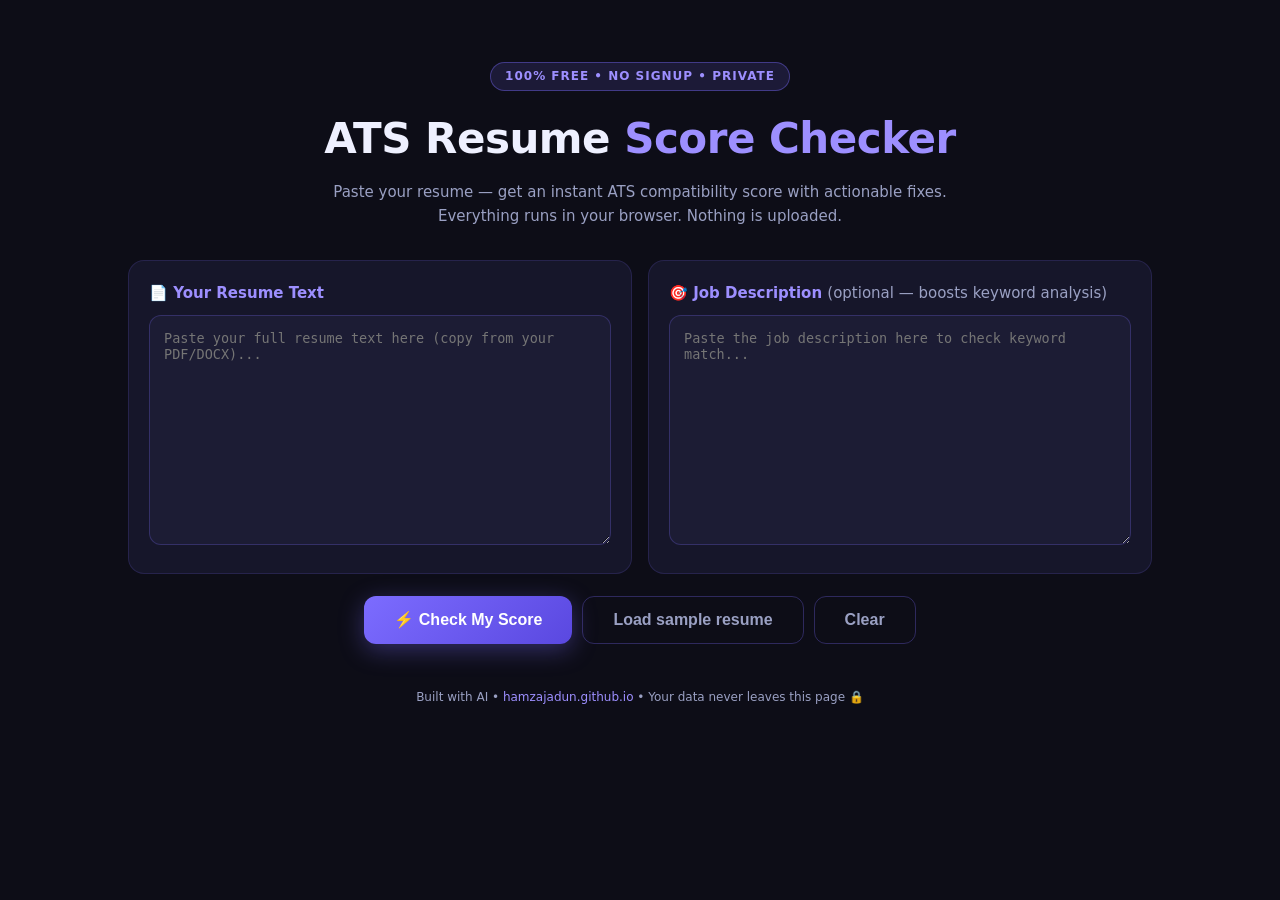
<file: ats-resume-checker/index.html>
<!DOCTYPE html>
<html lang="en">
<head>
<meta charset="UTF-8">
<meta name="viewport" content="width=device-width, initial-scale=1.0">
<title>ATS Resume Score Checker — Free</title>
<style>
  :root{
    --bg:#0d0d17; --card:#16162a; --card2:#1c1c34; --accent:#7C6CFF; --accent2:#9d8fff;
    --text:#eef0ff; --muted:#9aa0c3; --good:#34d399; --warn:#fbbf24; --bad:#f87171;
    --radius:16px;
  }
  *{box-sizing:border-box; margin:0; padding:0}
  body{background:var(--bg); color:var(--text); font-family:'Segoe UI',system-ui,-apple-system,sans-serif; line-height:1.6; min-height:100vh}
  .wrap{max-width:1060px; margin:0 auto; padding:28px 18px 60px}
  header{text-align:center; padding:34px 10px 10px}
  header h1{font-size:clamp(26px,5vw,42px); font-weight:800; letter-spacing:-.5px}
  header h1 span{color:var(--accent2)}
  header p{color:var(--muted); margin-top:8px; font-size:15px}
  .badge{display:inline-block; background:rgba(124,108,255,.14); color:var(--accent2); border:1px solid rgba(124,108,255,.4);
    padding:4px 14px; border-radius:999px; font-size:12px; font-weight:700; letter-spacing:1px; margin-bottom:14px}
  .grid{display:grid; grid-template-columns:1fr 1fr; gap:16px; margin-top:22px}
  @media(max-width:760px){.grid{grid-template-columns:1fr}}
  .card{background:var(--card); border:1px solid rgba(124,108,255,.16); border-radius:var(--radius); padding:20px}
  .card h3{font-size:15px; margin-bottom:10px; color:var(--accent2)}
  textarea{width:100%; min-height:230px; background:var(--card2); color:var(--text); border:1px solid rgba(124,108,255,.25);
    border-radius:12px; padding:14px; font-size:13.5px; font-family:Consolas,monospace; resize:vertical}
  textarea:focus{outline:none; border-color:var(--accent)}
  .btnrow{display:flex; gap:10px; margin-top:22px; flex-wrap:wrap; justify-content:center}
  button{cursor:pointer; border:none; border-radius:12px; padding:14px 30px; font-size:16px; font-weight:700; transition:.2s}
  .btn-main{background:linear-gradient(135deg,var(--accent),#5a48e0); color:#fff; box-shadow:0 6px 24px rgba(124,108,255,.35)}
  .btn-main:hover{transform:translateY(-2px); box-shadow:0 10px 30px rgba(124,108,255,.5)}
  .btn-ghost{background:transparent; color:var(--muted); border:1px solid rgba(124,108,255,.3)}
  .btn-ghost:hover{color:var(--text); border-color:var(--accent)}
  #results{display:none; margin-top:26px}
  .score-card{display:flex; gap:26px; align-items:center; background:var(--card); border:1px solid rgba(124,108,255,.2);
    border-radius:var(--radius); padding:26px; flex-wrap:wrap}
  .gauge{position:relative; width:170px; height:170px; flex-shrink:0}
  .gauge svg{transform:rotate(-90deg)}
  .gauge .num{position:absolute; inset:0; display:flex; flex-direction:column; align-items:center; justify-content:center}
  .gauge .num b{font-size:44px}
  .gauge .num small{color:var(--muted); font-size:12px}
  .verdict h2{font-size:22px; margin-bottom:6px}
  .verdict p{color:var(--muted); font-size:14px; max-width:520px}
  .cats{margin-top:18px; display:grid; grid-template-columns:repeat(auto-fit,minmax(220px,1fr)); gap:12px}
  .cat{background:var(--card); border-radius:12px; padding:14px 16px; border:1px solid rgba(124,108,255,.14)}
  .cat .top{display:flex; justify-content:space-between; font-size:13px; margin-bottom:8px}
  .bar{height:8px; background:var(--card2); border-radius:99px; overflow:hidden}
  .bar i{display:block; height:100%; border-radius:99px; background:linear-gradient(90deg,var(--accent),var(--accent2)); transition:width .8s}
  .tips{margin-top:18px}
  .tip{background:var(--card); border-left:4px solid var(--accent); border-radius:10px; padding:14px 16px; margin-bottom:10px; font-size:14px}
  .tip.good{border-color:var(--good)} .tip.warn{border-color:var(--warn)} .tip.bad{border-color:var(--bad)}
  .tip b{display:block; margin-bottom:2px}
  .tip p{color:var(--muted); font-size:13px}
  .kw{display:flex; flex-wrap:wrap; gap:8px; margin-top:8px}
  .kw span{font-size:12px; padding:4px 12px; border-radius:99px; background:rgba(52,211,153,.12); color:var(--good); border:1px solid rgba(52,211,153,.35)}
  .kw span.miss{background:rgba(248,113,113,.1); color:var(--bad); border-color:rgba(248,113,113,.35)}
  footer{text-align:center; color:var(--muted); font-size:12px; margin-top:44px}
  footer a{color:var(--accent2); text-decoration:none}
</style>
</head>
<body>
<div class="wrap">
  <header>
    <div class="badge">100% FREE • NO SIGNUP • PRIVATE</div>
    <h1>ATS Resume <span>Score Checker</span></h1>
    <p>Paste your resume — get an instant ATS compatibility score with actionable fixes.<br>Everything runs in your browser. Nothing is uploaded.</p>
  </header>

  <div class="grid">
    <div class="card">
      <h3>📄 Your Resume Text</h3>
      <textarea id="resume" placeholder="Paste your full resume text here (copy from your PDF/DOCX)..."></textarea>
    </div>
    <div class="card">
      <h3>🎯 Job Description <span style="color:var(--muted);font-weight:400">(optional — boosts keyword analysis)</span></h3>
      <textarea id="jd" placeholder="Paste the job description here to check keyword match..."></textarea>
    </div>
  </div>

  <div class="btnrow">
    <button class="btn-main" onclick="analyze()">⚡ Check My Score</button>
    <button class="btn-ghost" onclick="loadSample()">Load sample resume</button>
    <button class="btn-ghost" onclick="clearAll()">Clear</button>
  </div>

  <div id="results">
    <div class="score-card">
      <div class="gauge">
        <svg width="170" height="170" viewBox="0 0 170 170">
          <circle cx="85" cy="85" r="72" fill="none" stroke="#23233f" stroke-width="14"/>
          <circle id="arc" cx="85" cy="85" r="72" fill="none" stroke="#7C6CFF" stroke-width="14"
                  stroke-linecap="round" stroke-dasharray="452.4" stroke-dashoffset="452.4"/>
        </svg>
        <div class="num"><b id="scoreNum">0</b><small>/ 100</small></div>
      </div>
      <div class="verdict">
        <h2 id="verdictTitle"></h2>
        <p id="verdictText"></p>
      </div>
    </div>

    <div class="cats" id="cats"></div>

    <div class="tips">
      <h3 style="margin:6px 0 12px; color:var(--accent2)">💡 Actionable Fixes</h3>
      <div id="tips"></div>
    </div>

    <div class="card" style="margin-top:18px" id="kwCard" hidden>
      <h3>🔑 Keyword Match vs Job Description</h3>
      <div class="kw" id="kwList"></div>
    </div>
  </div>

  <footer>Built with AI • <a href="https://hamzajadun.github.io">hamzajadun.github.io</a> • Your data never leaves this page 🔒</footer>
</div>

<script>
const ACTION_VERBS = ["achieved","led","managed","developed","created","improved","increased","reduced","built","designed","launched","delivered","implemented","optimized","streamlined","grew","saved","mentored","spearheaded","drove","executed","founded","negotiated","automated","migrated","deployed","architected","collaborated","initiated","pioneered","transformed","accelerated","boosted","cut","generated","owned","shipped"];
const STOP = new Set(("a,an,the,and,or,of,to,in,on,for,with,as,at,by,from,is,are,was,were,be,been,have,has,had,do,does,did,will,would,can,could,should,this,that,these,those,it,its,you,your,we,our,they,their,he,she,his,her,i,my,me,us,not,no,so,if,then,than,too,very,just,about,into,over,after,before,between,through,during,under,above,up,down,out,off,all,any,both,each,few,more,most,other,some,such,only,own,same,also,per,via,etc,including,using,used,use,based,within,across,along,toward,upon,among").split(","));

function loadSample(){
  document.getElementById('resume').value =
`HAMZA NAVEED
Android & Web Developer | hamza@example.com | +92 300 1234567 | Abbottabad, Pakistan | linkedin.com/in/example

PROFESSIONAL SUMMARY
Results-driven Android and Web Developer with 4+ years of experience building mobile apps with Kotlin and Jetpack Compose, and modern websites with Next.js and Laravel. Shipped 15+ projects for clients across 3 countries.

EXPERIENCE
Senior Android Developer — TechSoft Solutions, Lahore (2022–Present)
• Led a team of 3 developers to rebuild the flagship app with Jetpack Compose, improving crash-free sessions by 18%
• Implemented offline-first architecture with Room database, reducing load times by 40%
• Automated release pipeline with GitHub Actions, cutting release time from 2 days to 3 hours

Web Developer — Freelance (2020–2022)
• Developed 12 client websites with Next.js and Laravel, achieving 98% client satisfaction
• Optimized Core Web Vitals, boosting average Lighthouse score from 61 to 94

EDUCATION
BS Computer Science — COMSATS University (2016–2020)

SKILLS
Kotlin, Java, Jetpack Compose, JavaScript, TypeScript, React, Next.js, Node.js, PHP, Laravel, Firebase, MySQL, Git, REST APIs`;
  document.getElementById('jd').value =
`We are hiring an Android Developer with strong Kotlin and Jetpack Compose skills. Experience with Firebase, REST APIs, MVVM architecture, and Git required. Familiarity with CI/CD pipelines and Agile teamwork is a plus.`;
}
function clearAll(){
  document.getElementById('resume').value='';
  document.getElementById('jd').value='';
  document.getElementById('results').style.display='none';
}

function keywords(text){
  return text.toLowerCase().replace(/[^a-z0-9+#.\s]/g,' ')
    .split(/\s+/).filter(w=>w.length>2 && !STOP.has(w));
}
function topKeywords(text,n){
  const f={};
  keywords(text).forEach(w=>f[w]=(f[w]||0)+1);
  return Object.entries(f).sort((a,b)=>b[1]-a[1]).slice(0,n).map(e=>e[0]);
}

function analyze(){
  const resume=document.getElementById('resume').value.trim();
  if(resume.length<100){ alert('Please paste your resume text first (at least a few lines).'); return; }
  const jd=document.getElementById('jd').value.trim();
  const lower=resume.toLowerCase();
  const words=resume.split(/\s+/).filter(Boolean);
  const tips=[];
  const cats=[];

  // 1. Contact info (15)
  let c1=0; const c1t=[];
  if(/[\w.+-]+@[\w-]+\.[\w.]+/.test(resume)){c1+=7;} else c1t.push('Add a professional email address.');
  if(/(\+?\d[\d\s-]{7,}\d)/.test(resume)){c1+=4;} else c1t.push('Add your phone number.');
  if(/linkedin\.com|github\.com|portfolio|website/i.test(resume)){c1+=4;} else c1t.push('Add LinkedIn / GitHub / portfolio links.');
  cats.push({name:'📇 Contact Info',score:Math.min(15,c1),max:15});
  c1t.forEach(t=>tips.push({k:'bad',t:'Missing contact details',d:t}));

  // 2. Sections (20)
  let c2=0; const need=['experience','education','skill'];
  need.forEach(s=>{ if(lower.includes(s)){c2+=6;} else tips.push({k:'warn',t:'Missing "'+s+'" section',d:'ATS expects a clear '+s+' heading.'}); });
  if(/summary|objective|profile/.test(lower)) c2+=2;
  cats.push({name:'📑 Key Sections',score:Math.min(20,c2),max:20});

  // 3. Length (15)
  let c3=0;
  if(words.length<200){tips.push({k:'bad',t:'Resume too short ('+words.length+' words)',d:'Aim for 400–800 words (1–2 pages). Add achievements and skills.'});}
  else if(words.length<=900){c3=15;}
  else{c3=8; tips.push({k:'warn',t:'Resume too long ('+words.length+' words)',d:'Trim to under 900 words — recruiters skim for 7 seconds.'});}
  cats.push({name:'📏 Ideal Length',score:c3,max:15});

  // 4. Action verbs & bullets (20)
  const foundVerbs=ACTION_VERBS.filter(v=>lower.includes(v));
  const bullets=(resume.match(/[•\-\*]/g)||[]).length;
  let c4=Math.min(12, foundVerbs.length*2) + Math.min(8, bullets);
  if(foundVerbs.length<5) tips.push({k:'warn',t:'Weak action verbs ('+foundVerbs.length+' found)',d:'Start bullets with strong verbs: Led, Built, Improved, Delivered…'});
  else tips.push({k:'good',t:'Strong action verbs',d:foundVerbs.slice(0,6).join(', ')+(foundVerbs.length>6?'…':'')});
  if(bullets<5) tips.push({k:'warn',t:'Few bullet points',d:'Use bullets for achievements — they are 3x easier to skim.'});
  cats.push({name:'💪 Impact & Bullets',score:c4,max:20});

  // 5. Keywords (20)
  let c5=0; let kwFound=[], kwMiss=[];
  if(jd.length>30){
    const jk=topKeywords(jd,20);
    kwFound=jk.filter(k=>lower.includes(k));
    kwMiss=jk.filter(k=>!lower.includes(k));
    c5=Math.round(kwFound.length/jk.length*20);
    if(kwMiss.length) tips.push({k:'warn',t:kwMiss.length+' job keywords missing',d:'Weave these naturally into experience/skills: '+kwMiss.slice(0,8).join(', ')});
    else tips.push({k:'good',t:'Excellent keyword match',d:'Your resume mirrors the job description vocabulary.'});
  } else {
    const uniq=new Set(keywords(resume));
    c5=Math.min(20, Math.round(uniq.size/12));
    tips.push({k:'warn',t:'No job description pasted',d:'Paste the JD for a precise keyword-match score.'});
  }
  cats.push({name:'🔑 Keyword Match',score:c5,max:20});

  // 6. Red flags (10)
  let c6=10;
  if(/lorem ipsum/i.test(resume)){c6-=5; tips.push({k:'bad',t:'Placeholder text found',d:'Remove "lorem ipsum" before sending!'});}
  if((resume.match(/[A-Z]{5,}/g)||[]).length>8){c6-=3; tips.push({k:'warn',t:'Too much ALL-CAPS text',d:'ATS and humans both prefer normal case headings.'});}
  if(/photo|picture|selfie/i.test(resume)){c6-=2; tips.push({k:'warn',t:'Mentions a photo',d:'Photos confuse ATS parsers and invite bias — remove.'});}
  cats.push({name:'🚩 ATS Red Flags',score:Math.max(0,c6),max:10});

  const total=cats.reduce((a,c)=>a+c.score,0);

  // verdict
  let vt, vx, col;
  if(total>=80){vt='Excellent — ready to submit! 🎉'; vx='Your resume is well-optimized for ATS systems. Fix any remaining tips above and send it with confidence.'; col='#34d399';}
  else if(total>=60){vt='Good, but improvable 👍'; vx='You are close. Work through the fixes above — small keyword and formatting tweaks can add 15+ points.'; col='#7C6CFF';}
  else if(total>=40){vt='Needs work ⚠️'; vx='An ATS would likely rank this below competing resumes. Prioritize the red fixes above before applying.'; col='#fbbf24';}
  else{vt='At high risk of rejection 🚨'; vx='This resume would likely be filtered out. Rewrite using the fixes above, then re-check your score.'; col='#f87171';}

  document.getElementById('verdictTitle').textContent=vt;
  document.getElementById('verdictText').textContent=vx;
  document.getElementById('scoreNum').textContent=total;
  document.getElementById('arc').setAttribute('stroke',col);

  const cc=document.getElementById('cats'); cc.innerHTML='';
  cats.forEach(c=>{
    const pct=Math.round(c.score/c.max*100);
    cc.innerHTML+=`<div class="cat"><div class="top"><span>${c.name}</span><b>${c.score}/${c.max}</b></div><div class="bar"><i style="width:0%"></i></div></div>`;
  });
  requestAnimationFrame(()=>requestAnimationFrame(()=>{
    cc.querySelectorAll('.bar i').forEach((el,i)=>{el.style.width=Math.round(cats[i].score/cats[i].max*100)+'%';});
  }));

  const tp=document.getElementById('tips'); tp.innerHTML='';
  tips.forEach(t=>{ tp.innerHTML+=`<div class="tip ${t.k}"><b>${t.t}</b><p>${t.d}</p></div>`; });

  const kc=document.getElementById('kwCard');
  if(jd.length>30){
    kc.hidden=false;
    document.getElementById('kwList').innerHTML =
      kwFound.map(k=>`<span>✓ ${k}</span>`).join('') + kwMiss.map(k=>`<span class="miss">✕ ${k}</span>`).join('');
  } else kc.hidden=true;

  const r=document.getElementById('results');
  r.style.display='block';
  r.scrollIntoView({behavior:'smooth'});
  const arc=document.getElementById('arc'), C=452.4;
  arc.style.transition='none'; arc.style.strokeDashoffset=C;
  requestAnimationFrame(()=>requestAnimationFrame(()=>{
    arc.style.transition='stroke-dashoffset 1.2s ease'; arc.style.strokeDashoffset=C-(C*total/100);
  }));
  // animate number
  let n=0; const iv=setInterval(()=>{ n+=Math.max(1,Math.round(total/40)); if(n>=total){n=total;clearInterval(iv);} document.getElementById('scoreNum').textContent=n; },30);
}
</script>
</body>
</html>
</file>
<file: assets/css/style.css>
/* ============================================================
   HAMZA NAVEED — PORTFOLIO  |  style.css

   Modern, dark, minimal developer portfolio
   ============================================================ */

/* ── Google Fonts are loaded in index.html ────────────────── */

/* ── 1. RESET & BASE ──────────────────────────────────────── */
*, *::before, *::after { box-sizing: border-box; margin: 0; padding: 0; }

:root {
  /* Palette */
  --bg:          #09090f;
  --surface:     #0f0f1a;
  --card:        #14142b;
  --card-hover:  #1c1c38;
  --border:      rgba(99,102,241,.18);
  --accent:      #6366f1;
  --accent-glow: rgba(99,102,241,.35);
  --accent2:     #06b6d4;
  --success:     #22c55e;

  /* Text */
  --text:        #e2e8f0;
  --text-muted:  #94a3b8;
  --text-faint:  #475569;

  /* Typography */
  --font-sans:   'Inter', system-ui, sans-serif;
  --font-mono:   'JetBrains Mono', 'Fira Code', monospace;

  /* Spacing */
  --max-w:       1200px;
  --section-py:  7rem;

  /* Transitions */
  --t-fast:      150ms ease;
  --t-base:      300ms ease;
  --t-slow:      600ms ease;

  /* Shadows */
  --shadow-sm:   0 2px 8px rgba(0,0,0,.4);
  --shadow-md:   0 8px 32px rgba(0,0,0,.5);
  --shadow-lg:   0 20px 60px rgba(0,0,0,.6);
  --glow:        0 0 40px var(--accent-glow);
}

html {
  scroll-behavior: smooth;
  font-size: 16px;
}

body {
  font-family: var(--font-sans);
  background: var(--bg);
  color: var(--text);
  line-height: 1.7;
  overflow-x: hidden;
  -webkit-font-smoothing: antialiased;
}

/* ── 2. TYPOGRAPHY ────────────────────────────────────────── */
h1, h2, h3, h4 { font-weight: 700; line-height: 1.2; color: var(--text); }
h1 { font-size: clamp(2.5rem, 6vw, 4.5rem); }
h2 { font-size: clamp(1.8rem, 4vw, 2.8rem); }
h3 { font-size: clamp(1.1rem, 2.5vw, 1.4rem); }
p  { color: var(--text-muted); }
a  { color: var(--accent); text-decoration: none; transition: color var(--t-base); }
a:hover { color: var(--accent2); }

.mono { font-family: var(--font-mono); font-size: .9em; color: var(--accent2); }
.gradient-text {
  background: linear-gradient(135deg, var(--accent), var(--accent2));
  -webkit-background-clip: text;
  -webkit-text-fill-color: transparent;
  background-clip: text;
}

/* ── 3. LAYOUT HELPERS ────────────────────────────────────── */
.container { max-width: var(--max-w); margin: 0 auto; padding: 0 1.5rem; }
.section { padding: var(--section-py) 0; }
.section-tag {
  display: inline-block;
  font-family: var(--font-mono);
  font-size: .78rem;
  letter-spacing: .15em;
  text-transform: uppercase;
  color: var(--accent);
  background: rgba(99,102,241,.1);
  border: 1px solid var(--border);
  border-radius: 100px;
  padding: .3rem .9rem;
  margin-bottom: 1rem;
}
.section-title { margin-bottom: .6rem; }
.section-lead {
  max-width: 600px;
  font-size: 1.05rem;
  color: var(--text-muted);
  margin-bottom: 3rem;
}
.text-center { text-align: center; }
.text-center .section-lead { margin-left: auto; margin-right: auto; }

/* ── 4. BUTTONS ───────────────────────────────────────────── */
.btn {
  display: inline-flex;
  align-items: center;
  gap: .5rem;
  padding: .75rem 1.6rem;
  border-radius: 8px;
  font-weight: 600;
  font-size: .95rem;
  cursor: pointer;
  transition: all var(--t-base);
  border: 2px solid transparent;
  text-decoration: none;
}
.btn-primary {
  background: var(--accent);
  color: #fff;
  border-color: var(--accent);
}
.btn-primary:hover {
  background: transparent;
  color: var(--accent);
  box-shadow: var(--glow);
}
.btn-outline {
  background: transparent;
  color: var(--text);
  border-color: var(--border);
}
.btn-outline:hover {
  border-color: var(--accent);
  color: var(--accent);
  box-shadow: var(--glow);
}
.btn svg { width: 18px; height: 18px; flex-shrink: 0; }

/* ── 5. NAVIGATION ────────────────────────────────────────── */
#navbar {
  position: fixed;
  top: 0;
  left: 0;
  width: 100%;
  z-index: 1000;
  padding: 1.2rem 0;
  transition: all var(--t-base);
}
#navbar.scrolled {
  background: rgba(9,9,15,.92);
  backdrop-filter: blur(12px);
  -webkit-backdrop-filter: blur(12px);
  padding: .7rem 0;
  border-bottom: 1px solid var(--border);
}
.nav-inner {
  display: flex;
  align-items: center;
  justify-content: space-between;
}
.nav-logo {
  display: flex;
  align-items: center;
}
.nav-logo-img {
  height: 36px;
  width: auto;
  display: block;
}
.nav-links {
  display: flex;
  align-items: center;
  gap: 2rem;
  list-style: none;
}
.nav-links a {
  font-size: .9rem;
  font-weight: 500;
  color: var(--text-muted);
  position: relative;
  transition: color var(--t-base);
}
.nav-links a::after {
  content: '';
  position: absolute;
  bottom: -4px;
  left: 0;
  width: 0;
  height: 2px;
  background: var(--accent);
  transition: width var(--t-base);
}
.nav-links a:hover,
.nav-links a.active { color: var(--text); }
.nav-links a:hover::after,
.nav-links a.active::after { width: 100%; }
.nav-cta { padding: .5rem 1.1rem; font-size: .88rem; }

/* Hamburger */
.nav-toggle {
  display: none;
  flex-direction: column;
  gap: 5px;
  cursor: pointer;
  background: none;
  border: none;
  padding: 4px;
}
.nav-toggle span {
  display: block;
  width: 24px;
  height: 2px;
  background: var(--text);
  border-radius: 4px;
  transition: all var(--t-base);
}
.nav-toggle.open span:nth-child(1) { transform: translateY(7px) rotate(45deg); }
.nav-toggle.open span:nth-child(2) { opacity: 0; }
.nav-toggle.open span:nth-child(3) { transform: translateY(-7px) rotate(-45deg); }

/* Mobile nav */
@media (max-width: 768px) {
  .nav-links {
    position: fixed;
    inset: 0;
    flex-direction: column;
    justify-content: center;
    align-items: center;
    background: rgba(9,9,15,.97);
    gap: 2.5rem;
    opacity: 0;
    pointer-events: none;
    transition: opacity var(--t-base);
    z-index: 999;
  }
  .nav-links.open { opacity: 1; pointer-events: all; }
  .nav-links a { font-size: 1.3rem; }
  .nav-toggle { display: flex; z-index: 1001; }
  .nav-cta { display: none; }
}

/* ── 6. HERO ──────────────────────────────────────────────── */
#hero {
  min-height: 100vh;
  display: flex;
  align-items: center;
  padding: 7rem 0 4rem;
  position: relative;
  overflow: hidden;
}

/* Animated background grid */
#hero::before {
  content: '';
  position: absolute;
  inset: 0;
  background-image:
    linear-gradient(var(--border) 1px, transparent 1px),
    linear-gradient(90deg, var(--border) 1px, transparent 1px);
  background-size: 60px 60px;
  mask-image: radial-gradient(ellipse 80% 80% at 50% 50%, black, transparent);
  -webkit-mask-image: radial-gradient(ellipse 80% 80% at 50% 50%, black, transparent);
}

/* Orbs */
.hero-orb {
  position: absolute;
  border-radius: 50%;
  filter: blur(80px);
  opacity: .25;
  pointer-events: none;
}
.orb-1 {
  width: 600px; height: 600px;
  background: var(--accent);
  top: -200px; right: -150px;
  animation: orbFloat 8s ease-in-out infinite;
}
.orb-2 {
  width: 400px; height: 400px;
  background: var(--accent2);
  bottom: -100px; left: -100px;
  animation: orbFloat 10s ease-in-out infinite reverse;
}
@keyframes orbFloat {
  0%, 100% { transform: translateY(0) scale(1); }
  50% { transform: translateY(-30px) scale(1.05); }
}

.hero-inner {
  display: grid;
  grid-template-columns: 1fr auto;
  gap: 4rem;
  align-items: center;
  position: relative;
  z-index: 1;
}
.hero-badge {
  display: inline-flex;
  align-items: center;
  gap: .5rem;
  font-family: var(--font-mono);
  font-size: .8rem;
  color: var(--accent2);
  background: rgba(6,182,212,.08);
  border: 1px solid rgba(6,182,212,.2);
  border-radius: 100px;
  padding: .35rem .9rem;
  margin-bottom: 1.5rem;
}
.hero-badge::before {
  content: '';
  width: 7px; height: 7px;
  background: var(--success);
  border-radius: 50%;
  animation: pulse 2s infinite;
}
@keyframes pulse {
  0%, 100% { box-shadow: 0 0 0 0 rgba(34,197,94,.6); }
  50% { box-shadow: 0 0 0 6px rgba(34,197,94,0); }
}

.hero-title { margin-bottom: 1rem; }
.hero-title .name { display: block; }
.hero-sub {
  font-size: clamp(1.1rem, 2.5vw, 1.5rem);
  color: var(--text-muted);
  font-weight: 400;
  margin-bottom: 1.5rem;
}
.hero-sub .typed-cursor { color: var(--accent); }
.hero-desc {
  font-size: 1.05rem;
  color: var(--text-muted);
  max-width: 560px;
  margin-bottom: 2.5rem;
  line-height: 1.8;
}
.hero-actions { display: flex; gap: 1rem; flex-wrap: wrap; }

/* Stats */
.hero-stats {
  display: flex;
  gap: 2rem;
  margin-top: 3rem;
  padding-top: 2rem;
  border-top: 1px solid var(--border);
}
.stat-item { text-align: center; }
.stat-num {
  font-size: 1.8rem;
  font-weight: 800;
  color: var(--text);
  line-height: 1;
  margin-bottom: .3rem;
}
.stat-label {
  font-size: .78rem;
  font-family: var(--font-mono);
  letter-spacing: .08em;
  color: var(--text-faint);
  text-transform: uppercase;
}

/* Hero image */
.hero-visual {
  position: relative;
  flex-shrink: 0;
}
.hero-img-wrap {
  width: 300px;
  height: 300px;
  border-radius: 24px;
  overflow: hidden;
  position: relative;
  border: 1px solid var(--border);
  box-shadow: var(--shadow-lg), 0 0 80px rgba(99,102,241,.2);
}
.hero-img-wrap img {
  width: 100%;
  height: 100%;
  object-fit: cover;
  object-position: top center;
}
.hero-img-wrap::after {
  content: '';
  position: absolute;
  inset: 0;
  background: linear-gradient(to top, rgba(9,9,15,.6) 0%, transparent 60%);
}
/* Floating chips */
.hero-chip {
  position: absolute;
  display: flex;
  align-items: center;
  gap: .4rem;
  background: rgba(15,15,26,.9);
  border: 1px solid var(--border);
  border-radius: 8px;
  padding: .4rem .7rem;
  font-size: .78rem;
  font-weight: 600;
  white-space: nowrap;
  backdrop-filter: blur(8px);
  box-shadow: var(--shadow-md);
  animation: chipFloat 4s ease-in-out infinite;
}
.hero-chip svg { width: 14px; height: 14px; }
.chip-1 { top: -12px; left: -30px; color: var(--accent2); animation-delay: 0s; }
.chip-2 { bottom: 20px; right: -30px; color: var(--success); animation-delay: 1.5s; }
@keyframes chipFloat {
  0%, 100% { transform: translateY(0); }
  50% { transform: translateY(-8px); }
}

@media (max-width: 900px) {
  .hero-inner { grid-template-columns: 1fr; justify-items: center; text-align: center; }
  .hero-desc, .hero-sub { max-width: 100%; }
  .hero-actions, .hero-stats { justify-content: center; }
  .hero-visual { order: -1; }
  .hero-img-wrap { width: 220px; height: 220px; }
  .chip-1 { left: -10px; }
  .chip-2 { right: -10px; }
}

/* ── 7. ABOUT ─────────────────────────────────────────────── */
#about { background: var(--surface); }
.about-grid {
  display: grid;
  grid-template-columns: 1fr 1fr;
  gap: 5rem;
  align-items: center;
}
.about-text p { font-size: 1.05rem; margin-bottom: 1.2rem; }
.about-text p:last-of-type { margin-bottom: 2rem; }
.about-highlights {
  display: grid;
  grid-template-columns: 1fr 1fr;
  gap: 1rem;
  margin-top: 2rem;
}
.highlight-item {
  display: flex;
  align-items: flex-start;
  gap: .6rem;
  font-size: .9rem;
  color: var(--text-muted);
}
.highlight-item svg {
  width: 16px; height: 16px;
  color: var(--accent);
  flex-shrink: 0;
  margin-top: 3px;
}
.about-card {
  background: var(--card);
  border: 1px solid var(--border);
  border-radius: 20px;
  padding: 2.5rem;
  box-shadow: var(--shadow-md);
}
.skills-cloud {
  display: flex;
  flex-wrap: wrap;
  gap: .6rem;
  margin-top: 1.5rem;
}
.skill-tag {
  font-family: var(--font-mono);
  font-size: .78rem;
  padding: .35rem .75rem;
  border-radius: 6px;
  background: rgba(99,102,241,.1);
  border: 1px solid var(--border);
  color: var(--text-muted);
  transition: all var(--t-base);
}
.skill-tag:hover {
  background: rgba(99,102,241,.2);
  border-color: var(--accent);
  color: var(--text);
  transform: translateY(-2px);
}
.about-card-title {
  font-size: 1rem;
  font-weight: 600;
  color: var(--text-muted);
  font-family: var(--font-mono);
  letter-spacing: .06em;
  text-transform: uppercase;
  font-size: .8rem;
  margin-bottom: .5rem;
}

@media (max-width: 860px) {
  .about-grid { grid-template-columns: 1fr; gap: 3rem; }
}

/* ── 8. PROJECTS ──────────────────────────────────────────── */
#projects { background: var(--bg); }
.project-tabs {
  display: flex;
  gap: .5rem;
  flex-wrap: wrap;
  margin-bottom: 3rem;
  border-bottom: 1px solid var(--border);
  padding-bottom: 1px;
}
.tab-btn {
  background: none;
  border: none;
  font-family: var(--font-sans);
  font-size: .9rem;
  font-weight: 600;
  color: var(--text-faint);
  padding: .7rem 1.3rem;
  cursor: pointer;
  border-bottom: 2px solid transparent;
  transition: all var(--t-base);
  letter-spacing: .02em;
}
.tab-btn:hover { color: var(--text-muted); }
.tab-btn.active {
  color: var(--accent);
  border-bottom-color: var(--accent);
}

.tab-panel { display: none; }
.tab-panel.active { display: grid; }

.projects-grid {
  grid-template-columns: repeat(auto-fill, minmax(320px, 1fr));
  gap: 1.8rem;
}

.project-card {
  background: var(--card);
  border: 1px solid var(--border);
  border-radius: 16px;
  overflow: hidden;
  transition: all var(--t-base);
  display: flex;
  flex-direction: column;
}
.project-card:hover {
  transform: translateY(-6px);
  border-color: rgba(99,102,241,.4);
  box-shadow: var(--glow), var(--shadow-md);
  background: var(--card-hover);
}

.project-img {
  aspect-ratio: 16/9;
  overflow: hidden;
  background: var(--surface);
  position: relative;
}
.project-img img {
  width: 100%;
  height: 100%;
  object-fit: cover;
  transition: transform var(--t-slow);
}
.project-card:hover .project-img img { transform: scale(1.06); }
.project-img-placeholder {
  width: 100%;
  height: 100%;
  display: flex;
  align-items: center;
  justify-content: center;
  background: linear-gradient(135deg, var(--card), var(--surface));
  color: var(--text-faint);
  font-size: 2.5rem;
}

.project-body { padding: 1.5rem; flex: 1; display: flex; flex-direction: column; }
.project-category {
  font-family: var(--font-mono);
  font-size: .72rem;
  text-transform: uppercase;
  letter-spacing: .12em;
  color: var(--accent);
  margin-bottom: .5rem;
}
.project-title {
  font-size: 1.1rem;
  font-weight: 700;
  color: var(--text);
  margin-bottom: .6rem;
}
.project-desc {
  font-size: .9rem;
  color: var(--text-muted);
  line-height: 1.7;
  margin-bottom: 1.2rem;
  flex: 1;
}
.project-stack {
  display: flex;
  flex-wrap: wrap;
  gap: .4rem;
  margin-bottom: 1.2rem;
}
.stack-tag {
  font-family: var(--font-mono);
  font-size: .7rem;
  padding: .2rem .55rem;
  border-radius: 4px;
  background: rgba(6,182,212,.08);
  border: 1px solid rgba(6,182,212,.2);
  color: var(--accent2);
}
.project-links {
  display: flex;
  gap: .75rem;
  margin-top: auto;
  padding-top: 1rem;
  border-top: 1px solid var(--border);
}
.project-link {
  display: inline-flex;
  align-items: center;
  gap: .35rem;
  font-size: .82rem;
  font-weight: 600;
  color: var(--text-muted);
  transition: color var(--t-base);
}
.project-link:hover { color: var(--accent); }
.project-link svg { width: 14px; height: 14px; }

/* ── 9. EXPERIENCE / EDUCATION TIMELINE ───────────────────── */
#education { background: var(--surface); }
.timeline {
  position: relative;
  max-width: 800px;
  margin: 0 auto;
}
.timeline::before {
  content: '';
  position: absolute;
  left: 50%;
  top: 0;
  bottom: 0;
  width: 2px;
  background: linear-gradient(to bottom, transparent, var(--accent), transparent);
  transform: translateX(-50%);
}
.timeline-item {
  display: flex;
  gap: 2rem;
  margin-bottom: 3.5rem;
  align-items: flex-start;
  position: relative;
}
.timeline-item:nth-child(odd) { flex-direction: row-reverse; text-align: right; }
.timeline-item:nth-child(odd) .timeline-content { align-items: flex-end; }

.timeline-dot {
  position: absolute;
  left: 50%;
  top: 12px;
  width: 14px;
  height: 14px;
  background: var(--accent);
  border-radius: 50%;
  transform: translateX(-50%);
  border: 3px solid var(--bg);
  box-shadow: 0 0 0 4px rgba(99,102,241,.2);
  z-index: 1;
  flex-shrink: 0;
}

.timeline-side {
  flex: 1;
  display: flex;
  flex-direction: column;
  padding-top: 0;
}
.timeline-content {
  background: var(--card);
  border: 1px solid var(--border);
  border-radius: 14px;
  padding: 1.5rem;
  transition: border-color var(--t-base), box-shadow var(--t-base);
}
.timeline-content:hover {
  border-color: rgba(99,102,241,.4);
  box-shadow: var(--shadow-md);
}
.timeline-period {
  font-family: var(--font-mono);
  font-size: .75rem;
  color: var(--accent);
  text-transform: uppercase;
  letter-spacing: .1em;
  margin-bottom: .4rem;
}
.timeline-title {
  font-size: 1.1rem;
  font-weight: 700;
  color: var(--text);
  margin-bottom: .2rem;
}
.timeline-org {
  font-size: .9rem;
  color: var(--accent2);
  font-weight: 600;
  margin-bottom: .5rem;
}
.timeline-desc {
  font-size: .9rem;
  color: var(--text-muted);
  line-height: 1.6;
}

/* Adjust timeline gap items */
.timeline-item .timeline-side:first-child { padding-right: calc(50% + 1.5rem - 50%); }

@media (max-width: 700px) {
  .timeline::before { left: 20px; }
  .timeline-dot { left: 20px; }
  .timeline-item,
  .timeline-item:nth-child(odd) {
    flex-direction: row;
    text-align: left;
    padding-left: 50px;
  }
  .timeline-item:nth-child(odd) .timeline-content { align-items: flex-start; }
  .timeline-item .timeline-side:last-child { display: none; }
  .timeline-item .timeline-side:first-child { padding: 0; }
}

/* ── 10. CONTACT ──────────────────────────────────────────── */
#contact { background: var(--bg); }
.contact-grid {
  display: grid;
  grid-template-columns: 1fr 1.2fr;
  gap: 5rem;
  align-items: start;
}
.contact-info p { font-size: 1.05rem; margin-bottom: 2rem; }
.contact-methods { display: flex; flex-direction: column; gap: 1rem; }
.contact-method {
  display: flex;
  align-items: center;
  gap: 1rem;
  padding: 1rem 1.2rem;
  background: var(--card);
  border: 1px solid var(--border);
  border-radius: 12px;
  text-decoration: none;
  transition: all var(--t-base);
}
.contact-method:hover {
  border-color: rgba(99,102,241,.4);
  background: var(--card-hover);
  transform: translateX(4px);
}
.contact-method-icon {
  width: 40px;
  height: 40px;
  border-radius: 10px;
  display: flex;
  align-items: center;
  justify-content: center;
  background: rgba(99,102,241,.12);
  color: var(--accent);
  flex-shrink: 0;
}
.contact-method-icon svg { width: 20px; height: 20px; }
.contact-method-text { display: flex; flex-direction: column; }
.contact-method-label {
  font-size: .75rem;
  font-family: var(--font-mono);
  letter-spacing: .1em;
  text-transform: uppercase;
  color: var(--text-faint);
  margin-bottom: .1rem;
}
.contact-method-value {
  font-size: .95rem;
  font-weight: 600;
  color: var(--text);
}

/* Form */
.contact-form {
  background: var(--card);
  border: 1px solid var(--border);
  border-radius: 20px;
  padding: 2.5rem;
}
.form-group { margin-bottom: 1.4rem; }
.form-group label {
  display: block;
  font-size: .82rem;
  font-weight: 600;
  color: var(--text-muted);
  margin-bottom: .5rem;
  text-transform: uppercase;
  letter-spacing: .06em;
  font-family: var(--font-mono);
}
.form-group input,
.form-group textarea {
  width: 100%;
  background: var(--surface);
  border: 1px solid var(--border);
  border-radius: 10px;
  padding: .85rem 1rem;
  font-family: var(--font-sans);
  font-size: .95rem;
  color: var(--text);
  outline: none;
  transition: border-color var(--t-base), box-shadow var(--t-base);
  resize: none;
}
.form-group input:focus,
.form-group textarea:focus {
  border-color: var(--accent);
  box-shadow: 0 0 0 3px rgba(99,102,241,.12);
}
.form-group textarea { height: 140px; }
.form-row { display: grid; grid-template-columns: 1fr 1fr; gap: 1rem; }
.form-submit { width: 100%; justify-content: center; padding: .9rem; }

.form-success {
  display: none;
  text-align: center;
  padding: 2rem;
  color: var(--success);
  font-weight: 600;
}

@media (max-width: 860px) {
  .contact-grid { grid-template-columns: 1fr; gap: 3rem; }
  .form-row { grid-template-columns: 1fr; }
}

/* ── 11. FOOTER ───────────────────────────────────────────── */
footer {
  background: var(--surface);
  border-top: 1px solid var(--border);
  padding: 3rem 0 2rem;
}
.footer-inner {
  display: flex;
  align-items: center;
  justify-content: space-between;
  flex-wrap: wrap;
  gap: 1.5rem;
}
.footer-brand {
  font-family: var(--font-mono);
  font-size: 1rem;
  font-weight: 700;
  color: var(--text);
}
.footer-brand span { color: var(--accent); }
.footer-copy {
  font-size: .85rem;
  color: var(--text-faint);
  text-align: center;
}
.footer-social {
  display: flex;
  gap: .75rem;
}
.social-link {
  width: 38px;
  height: 38px;
  display: flex;
  align-items: center;
  justify-content: center;
  border-radius: 8px;
  background: var(--card);
  border: 1px solid var(--border);
  color: var(--text-muted);
  transition: all var(--t-base);
}
.social-link:hover {
  background: rgba(99,102,241,.15);
  border-color: var(--accent);
  color: var(--accent);
  transform: translateY(-3px);
}
.social-link svg { width: 17px; height: 17px; }

/* ── 12. SCROLL ANIMATIONS ────────────────────────────────── */
.reveal {
  opacity: 0;
  transform: translateY(30px);
  transition: opacity var(--t-slow), transform var(--t-slow);
}
.reveal.revealed {
  opacity: 1;
  transform: translateY(0);
}
.reveal-left {
  opacity: 0;
  transform: translateX(-30px);
  transition: opacity var(--t-slow), transform var(--t-slow);
}
.reveal-left.revealed {
  opacity: 1;
  transform: translateX(0);
}
.reveal-right {
  opacity: 0;
  transform: translateX(30px);
  transition: opacity var(--t-slow), transform var(--t-slow);
}
.reveal-right.revealed {
  opacity: 1;
  transform: translateX(0);
}

/* Stagger children */
.reveal-stagger > * {
  opacity: 0;
  transform: translateY(20px);
  transition: opacity .5s ease, transform .5s ease;
}
.reveal-stagger.revealed > *:nth-child(1) { opacity:1; transform:translateY(0); transition-delay:.05s; }
.reveal-stagger.revealed > *:nth-child(2) { opacity:1; transform:translateY(0); transition-delay:.15s; }
.reveal-stagger.revealed > *:nth-child(3) { opacity:1; transform:translateY(0); transition-delay:.25s; }
.reveal-stagger.revealed > *:nth-child(4) { opacity:1; transform:translateY(0); transition-delay:.35s; }
.reveal-stagger.revealed > *:nth-child(5) { opacity:1; transform:translateY(0); transition-delay:.45s; }
.reveal-stagger.revealed > *:nth-child(6) { opacity:1; transform:translateY(0); transition-delay:.55s; }
.reveal-stagger.revealed > *:nth-child(7) { opacity:1; transform:translateY(0); transition-delay:.65s; }
.reveal-stagger.revealed > *:nth-child(8) { opacity:1; transform:translateY(0); transition-delay:.75s; }
.reveal-stagger.revealed > *:nth-child(9) { opacity:1; transform:translateY(0); transition-delay:.85s; }

/* ── 13. SCROLL TO TOP ────────────────────────────────────── */
#scroll-top {
  position: fixed;
  bottom: 2rem;
  right: 2rem;
  width: 44px;
  height: 44px;
  border-radius: 10px;
  background: var(--accent);
  border: none;
  color: #fff;
  cursor: pointer;
  display: flex;
  align-items: center;
  justify-content: center;
  opacity: 0;
  transform: translateY(20px);
  transition: all var(--t-base);
  z-index: 500;
  box-shadow: var(--glow);
}
#scroll-top.visible {
  opacity: 1;
  transform: translateY(0);
}
#scroll-top:hover { background: var(--accent2); }
#scroll-top svg { width: 20px; height: 20px; }

/* ── 14. SECTION DIVIDER ──────────────────────────────────── */
.divider {
  height: 1px;
  background: linear-gradient(to right, transparent, var(--border), transparent);
  margin: 0;
}

/* ── 15. CURSOR ───────────────────────────────────────────── */
@media (pointer: fine) {
  .cursor {
    width: 8px; height: 8px;
    background: var(--accent);
    border-radius: 50%;
    position: fixed;
    pointer-events: none;
    z-index: 9999;
    transform: translate(-50%, -50%);
    transition: transform var(--t-fast), opacity var(--t-fast);
  }
  .cursor-ring {
    width: 30px; height: 30px;
    border: 1px solid rgba(99,102,241,.5);
    border-radius: 50%;
    position: fixed;
    pointer-events: none;
    z-index: 9998;
    transform: translate(-50%, -50%);
    transition: transform .12s ease, width .2s, height .2s, border-color .2s;
  }
  body.hovered .cursor-ring {
    width: 50px; height: 50px;
    border-color: var(--accent);
  }
}

/* ── 16. MISC ─────────────────────────────────────────────── */
::-webkit-scrollbar { width: 6px; }
::-webkit-scrollbar-track { background: var(--bg); }
::-webkit-scrollbar-thumb { background: var(--text-faint); border-radius: 3px; }
::-webkit-scrollbar-thumb:hover { background: var(--accent); }

::selection { background: rgba(99,102,241,.35); color: var(--text); }

#built-with-ai .projects-grid { display: grid; } .sr-only {
  position: absolute; width: 1px; height: 1px;
  padding: 0; margin: -1px; overflow: hidden;
  clip: rect(0,0,0,0); white-space: nowrap; border: 0;
}
</file>
